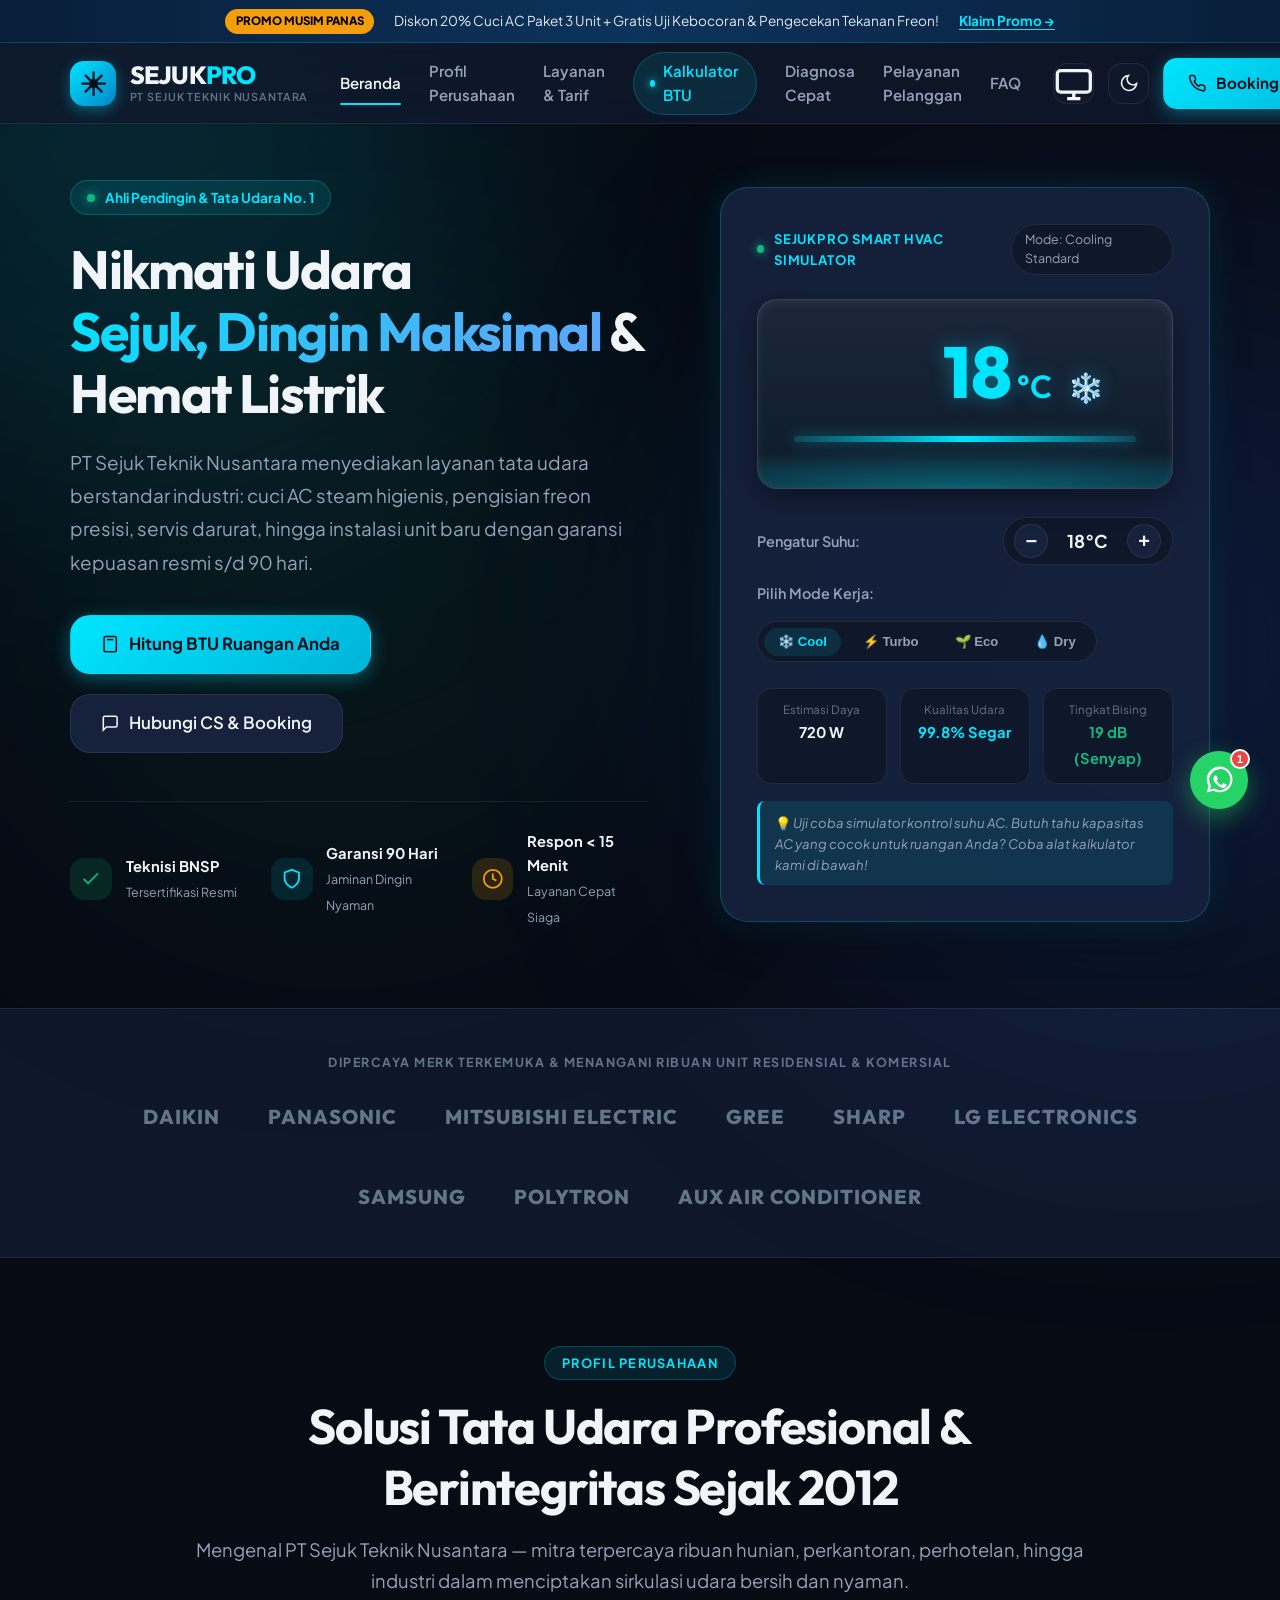
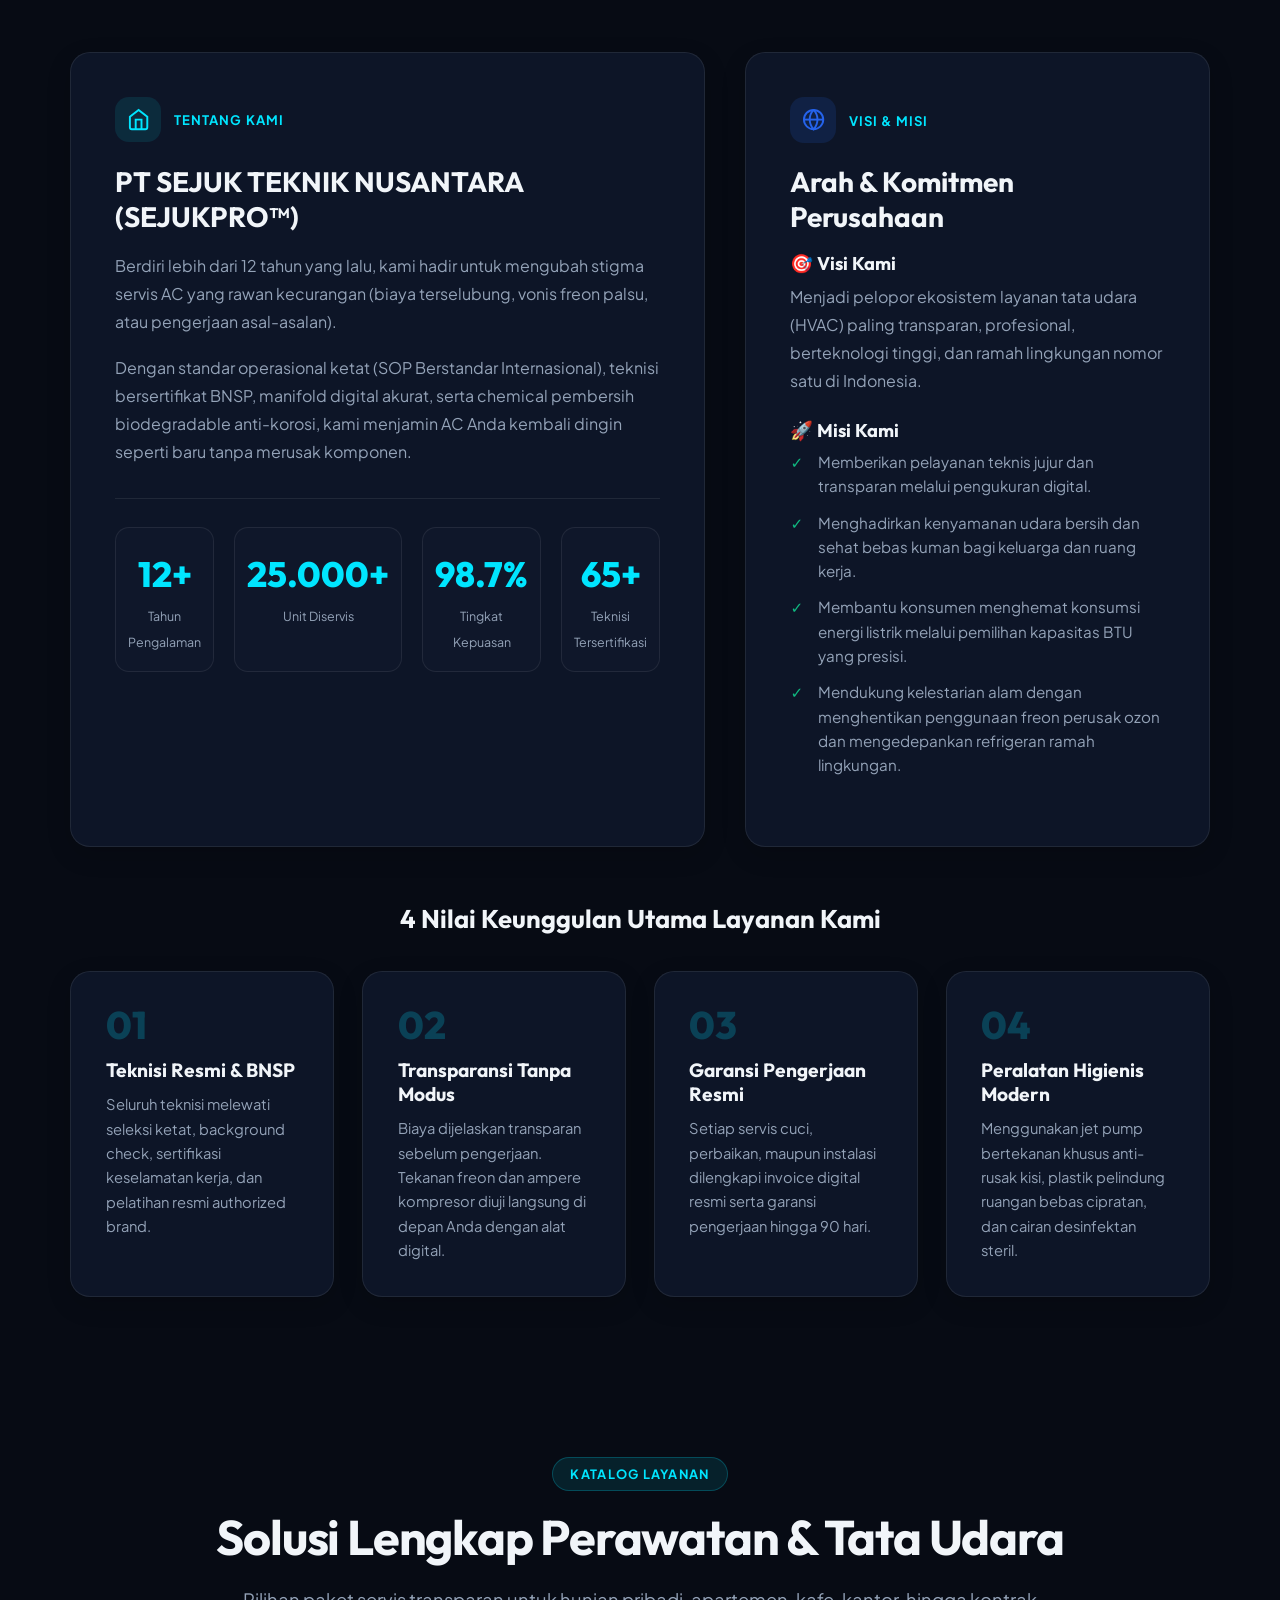
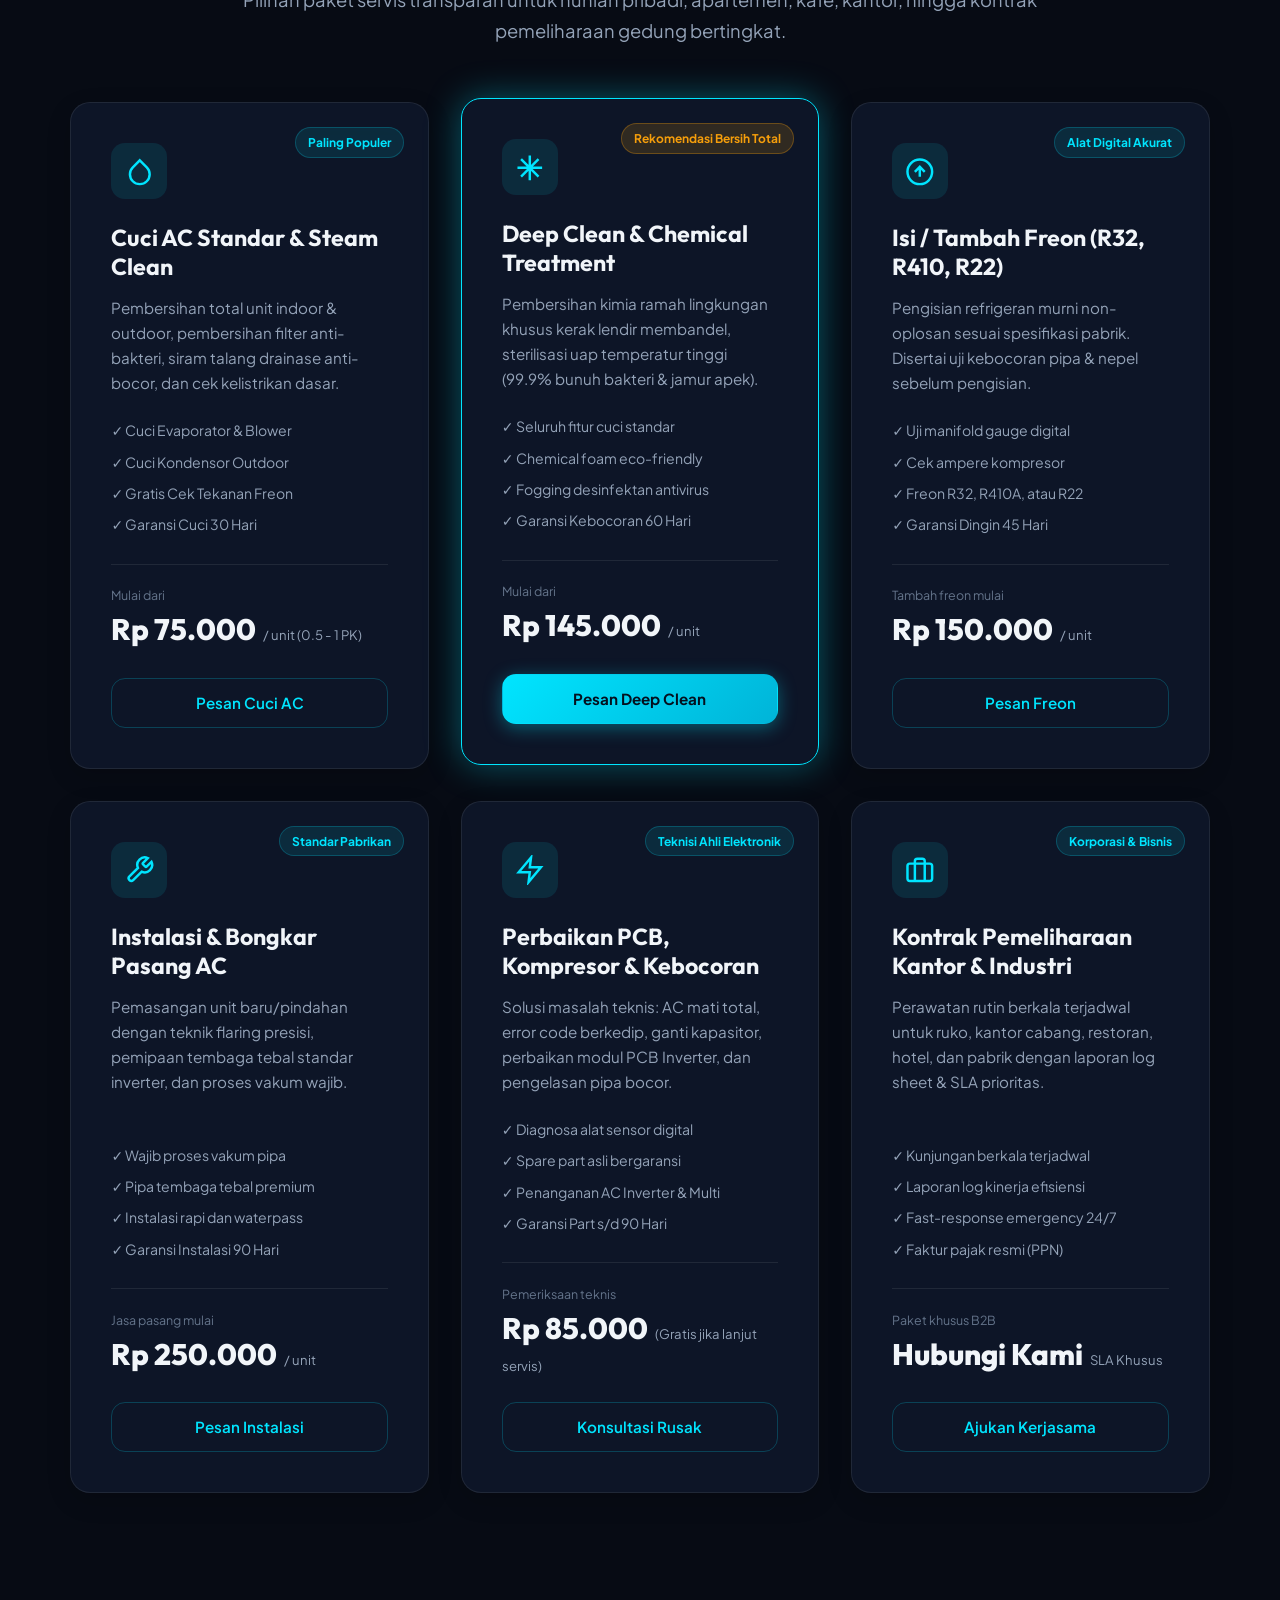
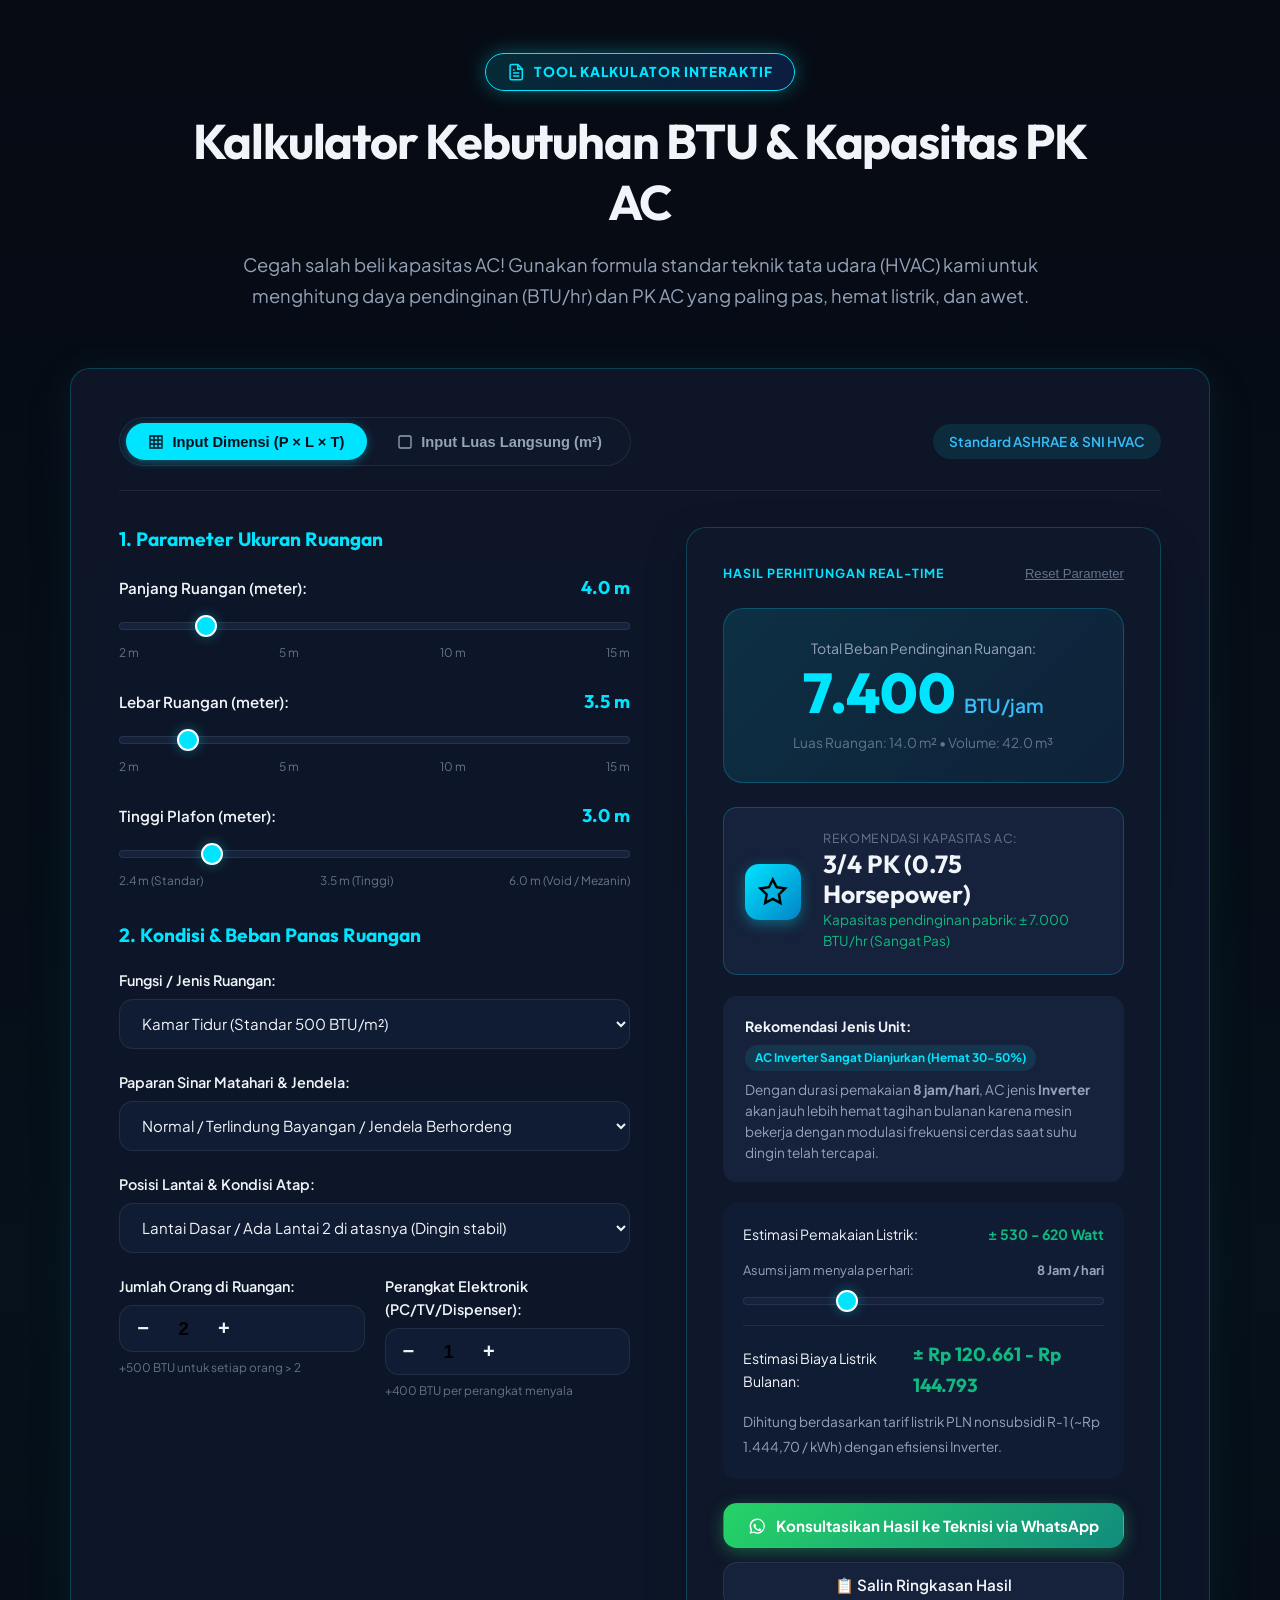
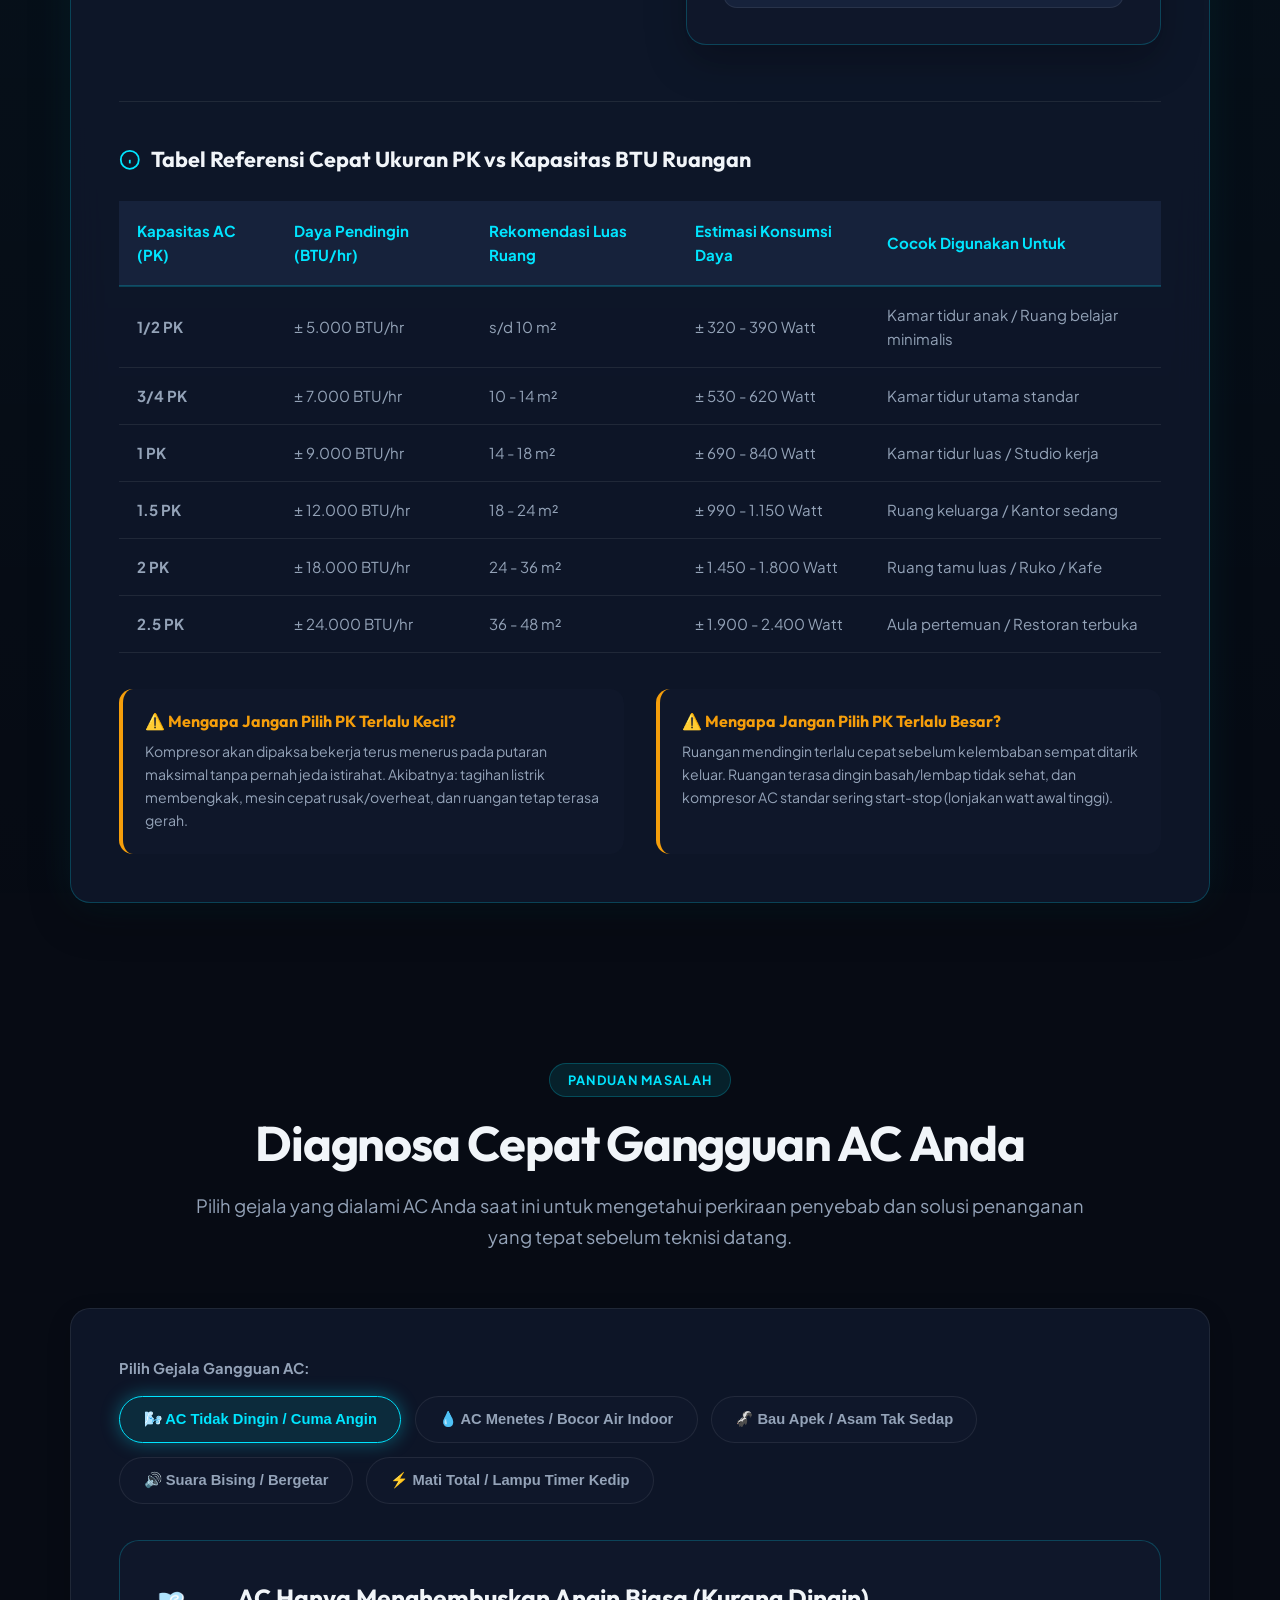
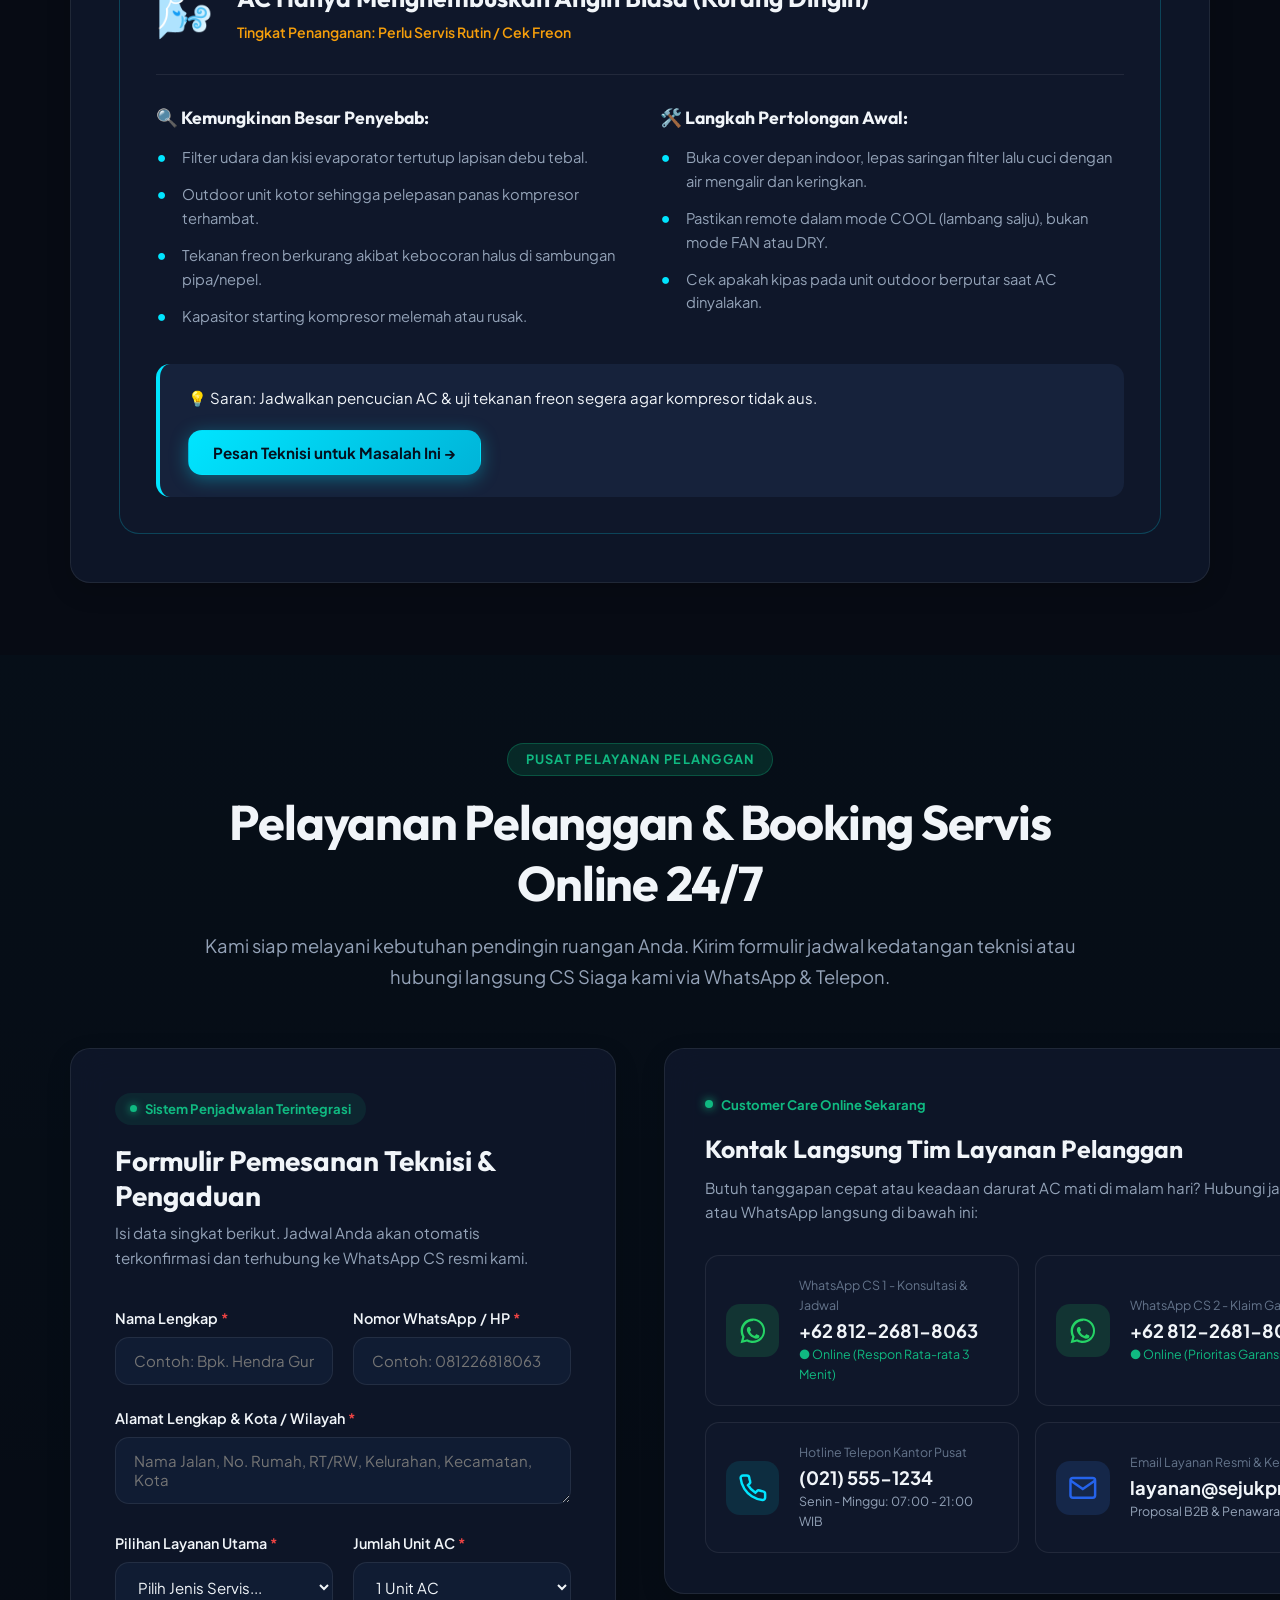
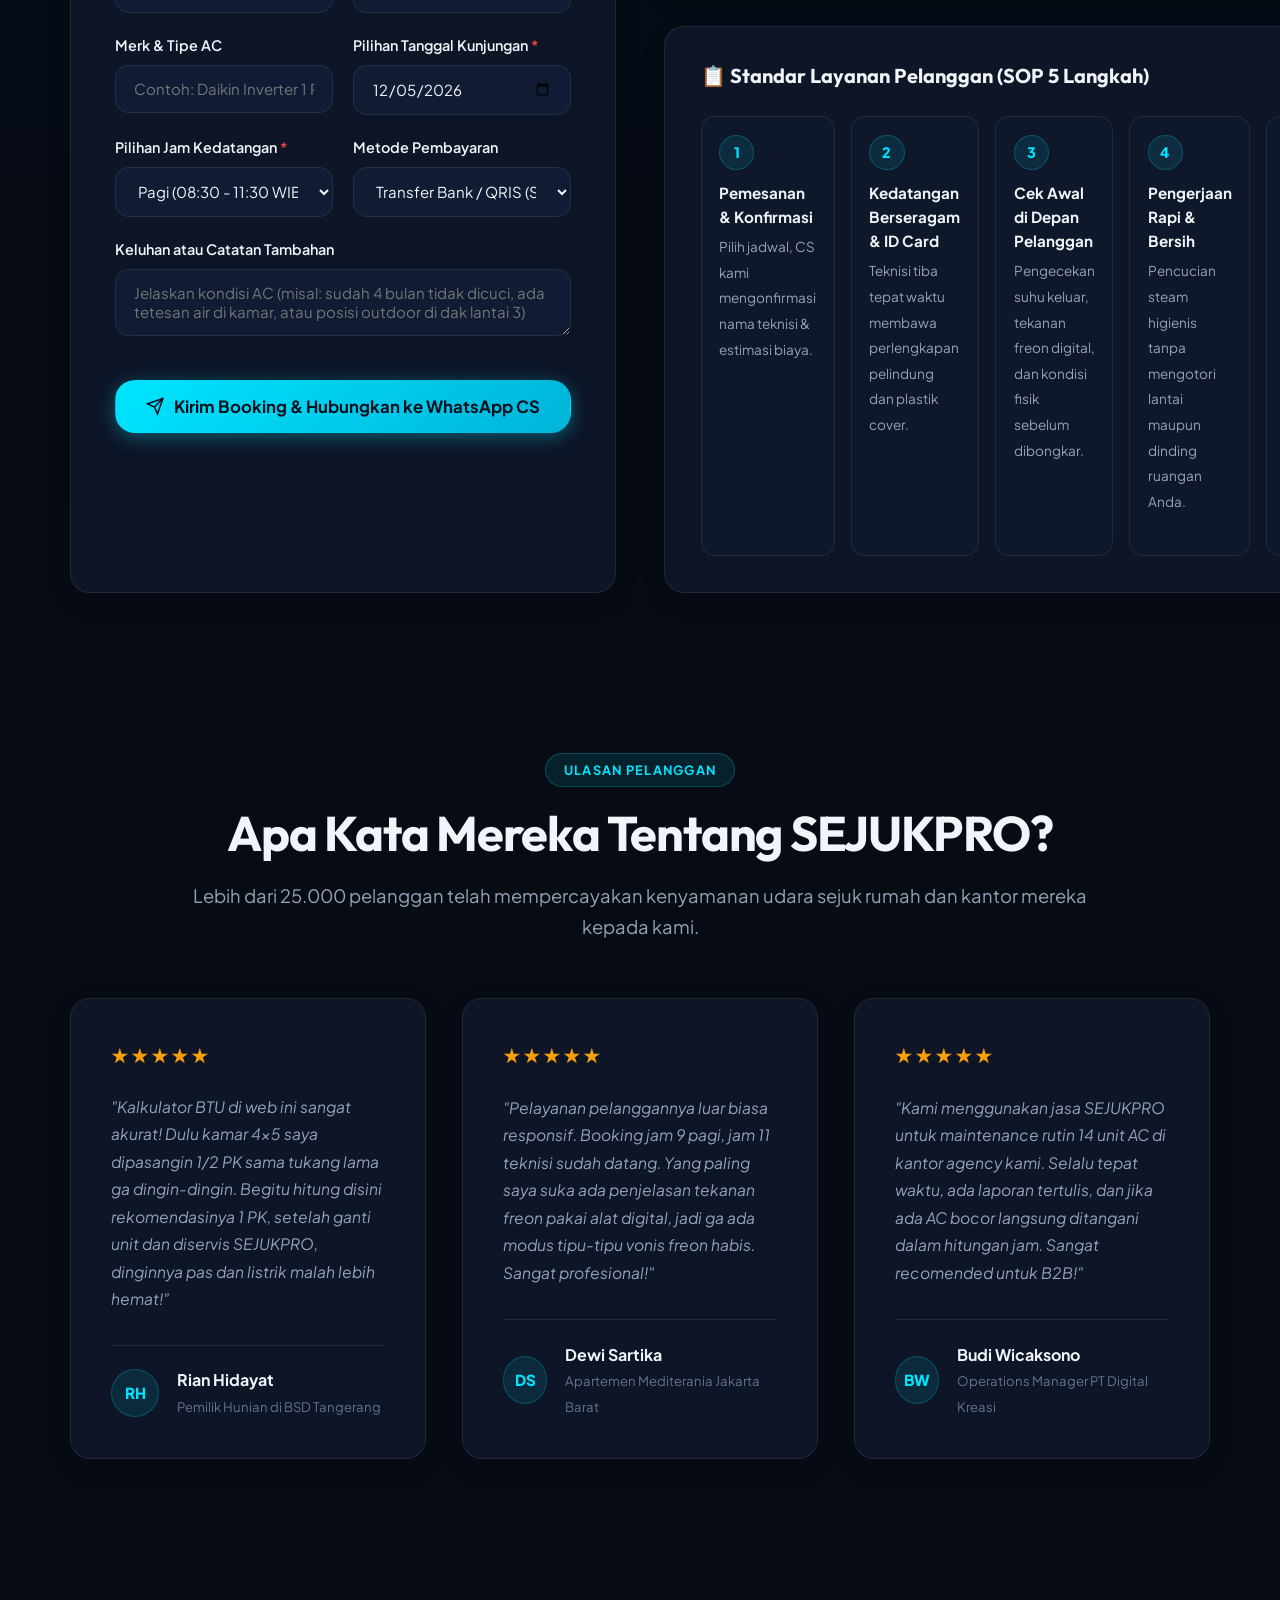
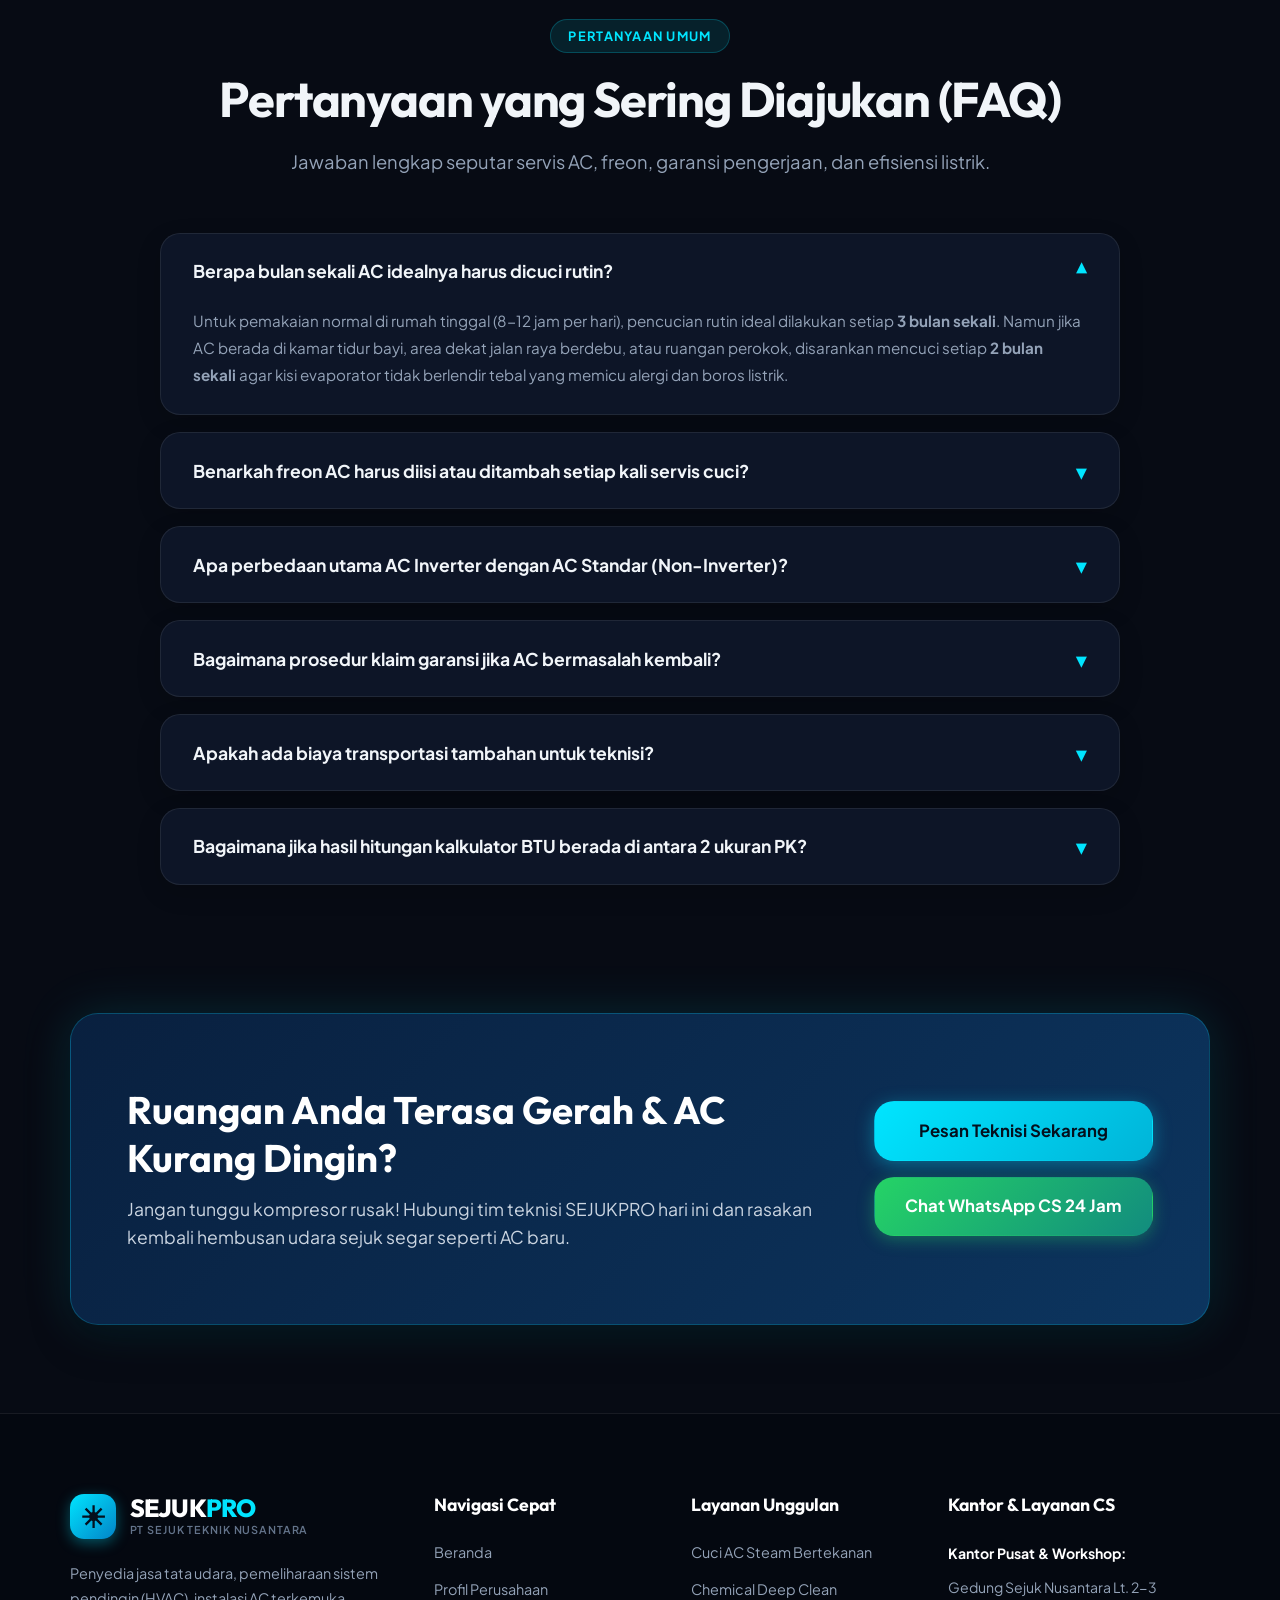
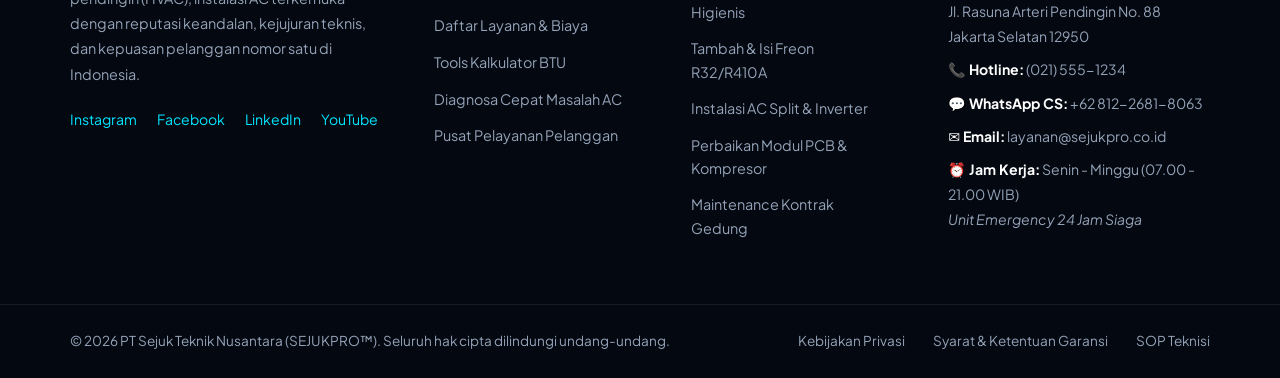
<file: index.html>
<!DOCTYPE html>
<html lang="id">
<head>
  <meta charset="UTF-8">
  <meta name="viewport" content="width=device-width, initial-scale=1.0">
  <title>SEJUKPRO™ - Layanan Servis AC & Ahli Tata Udara Terpercaya</title>
  <meta name="description" content="PT Sejuk Teknik Nusantara - Solusi profesional perawatan, perbaikan, instalasi AC dan tata udara. Dilengkapi kalkulator BTU ruangan presisi & pelayanan pelanggan 24/7.">
  <link rel="preconnect" href="https://fonts.googleapis.com">
  <link rel="preconnect" href="https://fonts.gstatic.com" crossorigin>
  <link href="https://fonts.googleapis.com/css2?family=Plus+Jakarta+Sans:wght@300;400;500;600;700;800&family=Outfit:wght@400;500;600;700;800&display=swap" rel="stylesheet">
  <link rel="stylesheet" href="styles.css">
</head>
<body data-theme="dark">
  <!-- Atmospheric Air/Cooling Glow Background -->
  <div class="bg-glow-orb orb-1"></div>
  <div class="bg-glow-orb orb-2"></div>
  <div class="bg-glow-orb orb-3"></div>

  <!-- Announcement Bar -->
  <aside class="announcement-bar" aria-label="Pengumuman promo">
    <div class="container announcement-inner">
      <span class="badge-pill">PROMO MUSIM PANAS</span>
      <p>Diskon 20% Cuci AC Paket 3 Unit + Gratis Uji Kebocoran & Pengecekan Tekanan Freon!</p>
      <a href="#customer-service" class="announcement-link">Klaim Promo &rarr;</a>
    </div>
  </aside>

  <!-- Navigation Bar -->
  <header class="navbar" id="navbar">
    <div class="container nav-container">
      <a href="#" class="brand-logo" aria-label="SEJUKPRO Beranda">
        <div class="logo-icon">
          <svg viewBox="0 0 24 24" fill="none" stroke="currentColor" stroke-width="2" stroke-linecap="round" stroke-linejoin="round">
            <path d="M12 2v20M2 12h20M4.93 4.93l14.14 14.14M4.93 19.07l14.14-14.14"/>
            <circle cx="12" cy="12" r="3"/>
          </svg>
        </div>
        <div class="brand-text">
          <span class="brand-name">SEJUK<span>PRO</span></span>
          <span class="brand-sub">PT SEJUK TEKNIK NUSANTARA</span>
        </div>
      </a>

      <nav class="nav-links" id="navMenu">
        <a href="#hero" class="nav-link active">Beranda</a>
        <a href="#profile" class="nav-link">Profil Perusahaan</a>
        <a href="#services" class="nav-link">Layanan & Tarif</a>
        <a href="#btu-calculator" class="nav-link nav-highlight">
          <span class="tool-dot"></span> Kalkulator BTU
        </a>
        <a href="#troubleshooter" class="nav-link">Diagnosa Cepat</a>
        <a href="#customer-service" class="nav-link">Pelayanan Pelanggan</a>
        <a href="#faq" class="nav-link">FAQ</a>
      </nav>

      <div class="nav-actions">
        <button id="landscapeToggle" class="btn-icon" aria-label="Ganti Mode Landscape / Boxed" title="Mode Tampilan: Landscape / Boxed">
          <svg viewBox="0 0 24 24" fill="none" stroke="currentColor" stroke-width="2">
            <rect x="2" y="4" width="20" height="13" rx="2"></rect>
            <path d="M8 21h8m-4-4v4"></path>
          </svg>
        </button>
        <button id="themeToggle" class="btn-icon" aria-label="Ganti Tema Tampilan" title="Ganti Tema">
          <svg class="sun-icon" viewBox="0 0 24 24" fill="none" stroke="currentColor" stroke-width="2">
            <circle cx="12" cy="12" r="5"></circle>
            <path d="M12 1v2m0 18v2M4.22 4.22l1.42 1.42m12.72 12.72l1.42 1.42M1 12h2m18 0h2M4.22 19.78l1.42-1.42M18.36 5.64l1.42-1.42"></path>
          </svg>
          <svg class="moon-icon" viewBox="0 0 24 24" fill="none" stroke="currentColor" stroke-width="2">
            <path d="M21 12.79A9 9 0 1 1 11.21 3 7 7 0 0 0 21 12.79z"></path>
          </svg>
        </button>

        <a href="#customer-service" class="btn btn-primary nav-cta">
          <svg viewBox="0 0 24 24" fill="none" stroke="currentColor" stroke-width="2">
            <path d="M22 16.92v3a2 2 0 0 1-2.18 2 19.79 19.79 0 0 1-8.63-3.07 19.5 19.5 0 0 1-6-6 19.79 19.79 0 0 1-3.07-8.67A2 2 0 0 1 4.11 2h3a2 2 0 0 1 2 1.72 12.84 12.84 0 0 0 .7 2.81 2 2 0 0 1-.45 2.11L8.09 9.91a16 16 0 0 0 6 6l1.27-1.27a2 2 0 0 1 2.11-.45 12.84 12.84 0 0 0 2.81.7A2 2 0 0 1 22 16.92z"></path>
          </svg>
          Booking Servis
        </a>

        <button class="hamburger-btn" id="mobileMenuBtn" aria-label="Menu Navigasi Mobile">
          <span></span>
          <span></span>
          <span></span>
        </button>
      </div>
    </div>
  </header>

  <main>
    <!-- HERO SECTION -->
    <section class="hero-section" id="hero">
      <div class="container hero-grid">
        <div class="hero-content">
          <div class="hero-chip">
            <span class="chip-glow"></span>
            <span class="chip-text">Ahli Pendingin & Tata Udara No. 1</span>
          </div>

          <h1 class="hero-title">
            Nikmati Udara <span class="gradient-text">Sejuk, Dingin Maksimal</span> & Hemat Listrik
          </h1>

          <p class="hero-desc">
            PT Sejuk Teknik Nusantara menyediakan layanan tata udara berstandar industri: cuci AC steam higienis, pengisian freon presisi, servis darurat, hingga instalasi unit baru dengan garansi kepuasan resmi s/d 90 hari.
          </p>

          <div class="hero-cta-group">
            <a href="#btu-calculator" class="btn btn-primary btn-lg pulse-shadow">
              <svg viewBox="0 0 24 24" fill="none" stroke="currentColor" stroke-width="2">
                <rect x="4" y="2" width="16" height="20" rx="2"></rect>
                <line x1="8" y1="6" x2="16" y2="6"></line>
                <line x1="16" y1="14" x2="16" y2="14.01"></line>
                <line x1="12" y1="14" x2="12" y2="14.01"></line>
                <line x1="8" y1="14" x2="8" y2="14.01"></line>
                <line x1="16" y1="18" x2="16" y2="18.01"></line>
                <line x1="12" y1="18" x2="12" y2="18.01"></line>
                <line x1="8" y1="18" x2="8" y2="18.01"></line>
              </svg>
              Hitung BTU Ruangan Anda
            </a>
            <a href="#customer-service" class="btn btn-secondary btn-lg">
              <svg viewBox="0 0 24 24" fill="none" stroke="currentColor" stroke-width="2">
                <path d="M21 15a2 2 0 0 1-2 2H7l-4 4V5a2 2 0 0 1 2-2h14a2 2 0 0 1 2 2z"></path>
              </svg>
              Hubungi CS & Booking
            </a>
          </div>

          <div class="hero-badges">
            <div class="badge-item">
              <div class="badge-icon green">
                <svg viewBox="0 0 24 24" fill="none" stroke="currentColor" stroke-width="2"><polyline points="20 6 9 17 4 12"></polyline></svg>
              </div>
              <div>
                <strong>Teknisi BNSP</strong>
                <span>Tersertifikasi Resmi</span>
              </div>
            </div>
            <div class="badge-item">
              <div class="badge-icon cyan">
                <svg viewBox="0 0 24 24" fill="none" stroke="currentColor" stroke-width="2"><path d="M12 22s8-4 8-10V5l-8-3-8 3v7c0 6 8 10 8 10z"></path></svg>
              </div>
              <div>
                <strong>Garansi 90 Hari</strong>
                <span>Jaminan Dingin Nyaman</span>
              </div>
            </div>
            <div class="badge-item">
              <div class="badge-icon gold">
                <svg viewBox="0 0 24 24" fill="none" stroke="currentColor" stroke-width="2"><circle cx="12" cy="12" r="10"></circle><polyline points="12 6 12 12 16 14"></polyline></svg>
              </div>
              <div>
                <strong>Respon < 15 Menit</strong>
                <span>Layanan Cepat Siaga</span>
              </div>
            </div>
          </div>
        </div>

        <!-- Interactive AC Unit Simulator Showcase -->
        <div class="hero-visual">
          <div class="ac-interactive-card">
            <div class="ac-card-header">
              <div class="ac-brand-badge">
                <span class="live-indicator"></span>
                <span>SEJUKPRO SMART HVAC SIMULATOR</span>
              </div>
              <div class="ac-filter-status" id="acStatusText">Mode: Turbo Cooling</div>
            </div>

            <!-- AC Indoor Unit Realistic Rendering -->
            <div class="ac-unit-body" id="acUnitBody">
              <div class="ac-display-panel">
                <span class="ac-temp-val" id="simTempDisplay">18</span>
                <span class="ac-temp-unit">°C</span>
                <div class="ac-mode-icon" id="simModeIcon">❄️</div>
              </div>
              <div class="ac-louver" id="acLouver"></div>
              <!-- Air Breeze Animation Particles -->
              <div class="airflow-waves">
                <div class="wave wave-1"></div>
                <div class="wave wave-2"></div>
                <div class="wave wave-3"></div>
              </div>
            </div>

            <!-- Simulator Controls -->
            <div class="sim-controls">
              <div class="sim-row">
                <span class="sim-label">Pengatur Suhu:</span>
                <div class="temp-control-buttons">
                  <button type="button" class="btn-ctrl" id="btnTempDown" aria-label="Turunkan Suhu">−</button>
                  <span class="sim-current-temp" id="simTargetTemp">18°C</span>
                  <button type="button" class="btn-ctrl" id="btnTempUp" aria-label="Naikkan Suhu">+</button>
                </div>
              </div>

              <div class="sim-row">
                <span class="sim-label">Pilih Mode Kerja:</span>
                <div class="mode-toggles">
                  <button class="mode-btn active" data-mode="cool">❄️ Cool</button>
                  <button class="mode-btn" data-mode="turbo">⚡ Turbo</button>
                  <button class="mode-btn" data-mode="eco">🌱 Eco</button>
                  <button class="mode-btn" data-mode="dry">💧 Dry</button>
                </div>
              </div>

              <div class="sim-stats-grid">
                <div class="sim-stat-box">
                  <span class="stat-lbl">Estimasi Daya</span>
                  <span class="stat-val" id="simWattage">590 W</span>
                </div>
                <div class="sim-stat-box">
                  <span class="stat-lbl">Kualitas Udara</span>
                  <span class="stat-val text-cyan">99.8% Segar</span>
                </div>
                <div class="sim-stat-box">
                  <span class="stat-lbl">Tingkat Bising</span>
                  <span class="stat-val text-green">19 dB (Senyap)</span>
                </div>
              </div>

              <div class="sim-footer-note">
                💡 <em>Uji coba simulator kontrol suhu AC. Butuh tahu kapasitas AC yang cocok untuk ruangan Anda? Coba alat kalkulator kami di bawah!</em>
              </div>
            </div>
          </div>
        </div>
      </div>
    </section>

    <!-- TRUSTED CLIENTS / BRAND PARTNERS -->
    <section class="brands-marquee-section">
      <div class="container">
        <p class="marquee-title">DIPERCAYA MERK TERKEMUKA & MENANGANI RIBUAN UNIT RESIDENSIAL & KOMERSIAL</p>
        <div class="brands-track">
          <div class="brand-item">DAIKIN</div>
          <div class="brand-item">PANASONIC</div>
          <div class="brand-item">MITSUBISHI ELECTRIC</div>
          <div class="brand-item">GREE</div>
          <div class="brand-item">SHARP</div>
          <div class="brand-item">LG ELECTRONICS</div>
          <div class="brand-item">SAMSUNG</div>
          <div class="brand-item">POLYTRON</div>
          <div class="brand-item">AUX AIR CONDITIONER</div>
        </div>
      </div>
    </section>

    <!-- COMPANY PROFILE SECTION -->
    <section class="section profile-section" id="profile">
      <div class="container">
        <div class="section-header text-center">
          <span class="section-tag">PROFIL PERUSAHAAN</span>
          <h2 class="section-title">Solusi Tata Udara Profesional & Berintegritas Sejak 2012</h2>
          <p class="section-subtitle">
            Mengenal PT Sejuk Teknik Nusantara — mitra terpercaya ribuan hunian, perkantoran, perhotelan, hingga industri dalam menciptakan sirkulasi udara bersih dan nyaman.
          </p>
        </div>

        <div class="profile-grid">
          <div class="profile-card about-card glass-card">
            <div class="card-icon-header">
              <div class="card-icon cyan">
                <svg viewBox="0 0 24 24" fill="none" stroke="currentColor" stroke-width="2">
                  <path d="M3 9l9-7 9 7v11a2 2 0 0 1-2 2H5a2 2 0 0 1-2-2z"></path>
                  <polyline points="9 22 9 12 15 12 15 22"></polyline>
                </svg>
              </div>
              <span class="card-subtitle">Tentang Kami</span>
            </div>
            <h3>PT SEJUK TEKNIK NUSANTARA (SEJUKPRO™)</h3>
            <p>
              Berdiri lebih dari 12 tahun yang lalu, kami hadir untuk mengubah stigma servis AC yang rawan kecurangan (biaya terselubung, vonis freon palsu, atau pengerjaan asal-asalan). 
            </p>
            <p>
              Dengan standar operasional ketat (SOP Berstandar Internasional), teknisi bersertifikat BNSP, manifold digital akurat, serta chemical pembersih biodegradable anti-korosi, kami menjamin AC Anda kembali dingin seperti baru tanpa merusak komponen.
            </p>
            <div class="stat-counters-row">
              <div class="counter-box">
                <span class="counter-num">12+</span>
                <span class="counter-label">Tahun Pengalaman</span>
              </div>
              <div class="counter-box">
                <span class="counter-num">25.000+</span>
                <span class="counter-label">Unit Diservis</span>
              </div>
              <div class="counter-box">
                <span class="counter-num">98.7%</span>
                <span class="counter-label">Tingkat Kepuasan</span>
              </div>
              <div class="counter-box">
                <span class="counter-num">65+</span>
                <span class="counter-label">Teknisi Tersertifikasi</span>
              </div>
            </div>
          </div>

          <div class="profile-card vision-mission-card glass-card">
            <div class="card-icon-header">
              <div class="card-icon blue">
                <svg viewBox="0 0 24 24" fill="none" stroke="currentColor" stroke-width="2">
                  <circle cx="12" cy="12" r="10"></circle>
                  <path d="M12 2a14.5 14.5 0 0 0 0 20 14.5 14.5 0 0 0 0-20"></path>
                  <path d="M2 12h20"></path>
                </svg>
              </div>
              <span class="card-subtitle">Visi & Misi</span>
            </div>
            <h3>Arah & Komitmen Perusahaan</h3>
            <div class="vision-box">
              <h4>🎯 Visi Kami</h4>
              <p>Menjadi pelopor ekosistem layanan tata udara (HVAC) paling transparan, profesional, berteknologi tinggi, dan ramah lingkungan nomor satu di Indonesia.</p>
            </div>
            <div class="mission-box">
              <h4>🚀 Misi Kami</h4>
              <ul class="check-list">
                <li>Memberikan pelayanan teknis jujur dan transparan melalui pengukuran digital.</li>
                <li>Menghadirkan kenyamanan udara bersih dan sehat bebas kuman bagi keluarga dan ruang kerja.</li>
                <li>Membantu konsumen menghemat konsumsi energi listrik melalui pemilihan kapasitas BTU yang presisi.</li>
                <li>Mendukung kelestarian alam dengan menghentikan penggunaan freon perusak ozon dan mengedepankan refrigeran ramah lingkungan.</li>
              </ul>
            </div>
          </div>
        </div>

        <!-- 4 Pillars of Excellence -->
        <div class="pillars-section">
          <h3 class="pillars-title text-center">4 Nilai Keunggulan Utama Layanan Kami</h3>
          <div class="pillars-grid">
            <div class="pillar-card glass-card">
              <div class="pillar-num">01</div>
              <h4>Teknisi Resmi & BNSP</h4>
              <p>Seluruh teknisi melewati seleksi ketat, background check, sertifikasi keselamatan kerja, dan pelatihan resmi authorized brand.</p>
            </div>
            <div class="pillar-card glass-card">
              <div class="pillar-num">02</div>
              <h4>Transparansi Tanpa Modus</h4>
              <p>Biaya dijelaskan transparan sebelum pengerjaan. Tekanan freon dan ampere kompresor diuji langsung di depan Anda dengan alat digital.</p>
            </div>
            <div class="pillar-card glass-card">
              <div class="pillar-num">03</div>
              <h4>Garansi Pengerjaan Resmi</h4>
              <p>Setiap servis cuci, perbaikan, maupun instalasi dilengkapi invoice digital resmi serta garansi pengerjaan hingga 90 hari.</p>
            </div>
            <div class="pillar-card glass-card">
              <div class="pillar-num">04</div>
              <h4>Peralatan Higienis Modern</h4>
              <p>Menggunakan jet pump bertekanan khusus anti-rusak kisi, plastik pelindung ruangan bebas cipratan, dan cairan desinfektan steril.</p>
            </div>
          </div>
        </div>
      </div>
    </section>

    <!-- SERVICES & PRICING SECTION -->
    <section class="section services-section" id="services">
      <div class="container">
        <div class="section-header text-center">
          <span class="section-tag">KATALOG LAYANAN</span>
          <h2 class="section-title">Solusi Lengkap Perawatan & Tata Udara</h2>
          <p class="section-subtitle">
            Pilihan paket servis transparan untuk hunian pribadi, apartemen, kafe, kantor, hingga kontrak pemeliharaan gedung bertingkat.
          </p>
        </div>

        <div class="services-grid">
          <!-- Service Card 1 -->
          <div class="service-card glass-card">
            <div class="service-badge">Paling Populer</div>
            <div class="service-icon">
              <svg viewBox="0 0 24 24" fill="none" stroke="currentColor" stroke-width="2">
                <path d="M12 2.69l5.66 5.66a8 8 0 1 1-11.31 0z"></path>
              </svg>
            </div>
            <h3>Cuci AC Standar & Steam Clean</h3>
            <p class="service-desc">
              Pembersihan total unit indoor & outdoor, pembersihan filter anti-bakteri, siram talang drainase anti-bocor, dan cek kelistrikan dasar.
            </p>
            <div class="service-features">
              <span>✓ Cuci Evaporator & Blower</span>
              <span>✓ Cuci Kondensor Outdoor</span>
              <span>✓ Gratis Cek Tekanan Freon</span>
              <span>✓ Garansi Cuci 30 Hari</span>
            </div>
            <div class="price-box">
              <span class="price-from">Mulai dari</span>
              <span class="price-amount">Rp 75.000</span>
              <span class="price-unit">/ unit (0.5 - 1 PK)</span>
            </div>
            <a href="#customer-service" class="btn btn-outline full-width" onclick="preselectService('Cuci AC Standar')">Pesan Cuci AC</a>
          </div>

          <!-- Service Card 2 -->
          <div class="service-card glass-card featured-service">
            <div class="service-badge gold-badge">Rekomendasi Bersih Total</div>
            <div class="service-icon">
              <svg viewBox="0 0 24 24" fill="none" stroke="currentColor" stroke-width="2">
                <path d="M12 2v20M2 12h20M4.93 4.93l14.14 14.14M4.93 19.07l14.14-14.14"/>
              </svg>
            </div>
            <h3>Deep Clean & Chemical Treatment</h3>
            <p class="service-desc">
              Pembersihan kimia ramah lingkungan khusus kerak lendir membandel, sterilisasi uap temperatur tinggi (99.9% bunuh bakteri & jamur apek).
            </p>
            <div class="service-features">
              <span>✓ Seluruh fitur cuci standar</span>
              <span>✓ Chemical foam eco-friendly</span>
              <span>✓ Fogging desinfektan antivirus</span>
              <span>✓ Garansi Kebocoran 60 Hari</span>
            </div>
            <div class="price-box">
              <span class="price-from">Mulai dari</span>
              <span class="price-amount">Rp 145.000</span>
              <span class="price-unit">/ unit</span>
            </div>
            <a href="#customer-service" class="btn btn-primary full-width" onclick="preselectService('Deep Clean Chemical')">Pesan Deep Clean</a>
          </div>

          <!-- Service Card 3 -->
          <div class="service-card glass-card">
            <div class="service-badge">Alat Digital Akurat</div>
            <div class="service-icon">
              <svg viewBox="0 0 24 24" fill="none" stroke="currentColor" stroke-width="2">
                <circle cx="12" cy="12" r="10"></circle>
                <path d="M16 12l-4-4-4 4M12 8v8"></path>
              </svg>
            </div>
            <h3>Isi / Tambah Freon (R32, R410, R22)</h3>
            <p class="service-desc">
              Pengisian refrigeran murni non-oplosan sesuai spesifikasi pabrik. Disertai uji kebocoran pipa & nepel sebelum pengisian.
            </p>
            <div class="service-features">
              <span>✓ Uji manifold gauge digital</span>
              <span>✓ Cek ampere kompresor</span>
              <span>✓ Freon R32, R410A, atau R22</span>
              <span>✓ Garansi Dingin 45 Hari</span>
            </div>
            <div class="price-box">
              <span class="price-from">Tambah freon mulai</span>
              <span class="price-amount">Rp 150.000</span>
              <span class="price-unit">/ unit</span>
            </div>
            <a href="#customer-service" class="btn btn-outline full-width" onclick="preselectService('Isi / Tambah Freon')">Pesan Freon</a>
          </div>

          <!-- Service Card 4 -->
          <div class="service-card glass-card">
            <div class="service-badge">Standar Pabrikan</div>
            <div class="service-icon">
              <svg viewBox="0 0 24 24" fill="none" stroke="currentColor" stroke-width="2">
                <path d="M14.7 6.3a1 1 0 0 0 0 1.4l1.6 1.6a1 1 0 0 0 1.4 0l3.77-3.77a6 6 0 0 1-7.94 7.94l-6.91 6.91a2.12 2.12 0 0 1-3-3l6.91-6.91a6 6 0 0 1 7.94-7.94l-3.76 3.76z"></path>
              </svg>
            </div>
            <h3>Instalasi & Bongkar Pasang AC</h3>
            <p class="service-desc">
              Pemasangan unit baru/pindahan dengan teknik flaring presisi, pemipaan tembaga tebal standar inverter, dan proses vakum wajib.
            </p>
            <div class="service-features">
              <span>✓ Wajib proses vakum pipa</span>
              <span>✓ Pipa tembaga tebal premium</span>
              <span>✓ Instalasi rapi dan waterpass</span>
              <span>✓ Garansi Instalasi 90 Hari</span>
            </div>
            <div class="price-box">
              <span class="price-from">Jasa pasang mulai</span>
              <span class="price-amount">Rp 250.000</span>
              <span class="price-unit">/ unit</span>
            </div>
            <a href="#customer-service" class="btn btn-outline full-width" onclick="preselectService('Instalasi & Bongkar Pasang')">Pesan Instalasi</a>
          </div>

          <!-- Service Card 5 -->
          <div class="service-card glass-card">
            <div class="service-badge">Teknisi Ahli Elektronik</div>
            <div class="service-icon">
              <svg viewBox="0 0 24 24" fill="none" stroke="currentColor" stroke-width="2">
                <polygon points="13 2 3 14 12 14 11 22 21 10 12 10 13 2"></polygon>
              </svg>
            </div>
            <h3>Perbaikan PCB, Kompresor & Kebocoran</h3>
            <p class="service-desc">
              Solusi masalah teknis: AC mati total, error code berkedip, ganti kapasitor, perbaikan modul PCB Inverter, dan pengelasan pipa bocor.
            </p>
            <div class="service-features">
              <span>✓ Diagnosa alat sensor digital</span>
              <span>✓ Spare part asli bergaransi</span>
              <span>✓ Penanganan AC Inverter & Multi</span>
              <span>✓ Garansi Part s/d 90 Hari</span>
            </div>
            <div class="price-box">
              <span class="price-from">Pemeriksaan teknis</span>
              <span class="price-amount">Rp 85.000</span>
              <span class="price-unit">(Gratis jika lanjut servis)</span>
            </div>
            <a href="#customer-service" class="btn btn-outline full-width" onclick="preselectService('Perbaikan Teknis / Rusak')">Konsultasi Rusak</a>
          </div>

          <!-- Service Card 6 -->
          <div class="service-card glass-card">
            <div class="service-badge">Korporasi & Bisnis</div>
            <div class="service-icon">
              <svg viewBox="0 0 24 24" fill="none" stroke="currentColor" stroke-width="2">
                <rect x="2" y="7" width="20" height="14" rx="2" ry="2"></rect>
                <path d="M16 21V5a2 2 0 0 0-2-2h-4a2 2 0 0 0-2 2v16"></path>
              </svg>
            </div>
            <h3>Kontrak Pemeliharaan Kantor & Industri</h3>
            <p class="service-desc">
              Perawatan rutin berkala terjadwal untuk ruko, kantor cabang, restoran, hotel, dan pabrik dengan laporan log sheet & SLA prioritas.
            </p>
            <div class="service-features">
              <span>✓ Kunjungan berkala terjadwal</span>
              <span>✓ Laporan log kinerja efisiensi</span>
              <span>✓ Fast-response emergency 24/7</span>
              <span>✓ Faktur pajak resmi (PPN)</span>
            </div>
            <div class="price-box">
              <span class="price-from">Paket khusus B2B</span>
              <span class="price-amount">Hubungi Kami</span>
              <span class="price-unit">SLA Khusus</span>
            </div>
            <a href="#customer-service" class="btn btn-outline full-width" onclick="preselectService('Kontrak B2B Kantor')">Ajukan Kerjasama</a>
          </div>
        </div>
      </div>
    </section>

    <!-- CORE INTERACTIVE FEATURE: BTU & PK CALCULATOR TOOL -->
    <section class="section btu-section" id="btu-calculator">
      <div class="container">
        <div class="section-header text-center">
          <div class="feature-tag">
            <svg viewBox="0 0 24 24" fill="none" stroke="currentColor" stroke-width="2">
              <path d="M14 2H6a2 2 0 0 0-2 2v16a2 2 0 0 0 2 2h12a2 2 0 0 0 2-2V8z"></path>
              <polyline points="14 2 14 8 20 8"></polyline>
              <line x1="16" y1="13" x2="8" y2="13"></line>
              <line x1="16" y1="17" x2="8" y2="17"></line>
              <polyline points="10 9 9 9 8 9"></polyline>
            </svg>
            TOOL KALKULATOR INTERAKTIF
          </div>
          <h2 class="section-title">Kalkulator Kebutuhan BTU & Kapasitas PK AC</h2>
          <p class="section-subtitle">
            Cegah salah beli kapasitas AC! Gunakan formula standar teknik tata udara (HVAC) kami untuk menghitung daya pendinginan (BTU/hr) dan PK AC yang paling pas, hemat listrik, dan awet.
          </p>
        </div>

        <div class="calculator-wrapper glass-card">
          <!-- Calculator Tabs / Input Mode Selector -->
          <div class="calc-tabs-bar">
            <div class="calc-tabs">
              <button class="calc-tab active" id="tabDimensi" type="button">
                <svg viewBox="0 0 24 24" fill="none" stroke="currentColor" stroke-width="2"><path d="M21 3H3v18h18V3zM9 3v18M15 3v18M3 9h18M3 15h18"/></svg>
                Input Dimensi (P × L × T)
              </button>
              <button class="calc-tab" id="tabLuas" type="button">
                <svg viewBox="0 0 24 24" fill="none" stroke="currentColor" stroke-width="2"><rect x="3" y="3" width="18" height="18" rx="2" ry="2"/></svg>
                Input Luas Langsung (m²)
              </button>
            </div>
            <div class="formula-badge">
              <span>Standard ASHRAE & SNI HVAC</span>
            </div>
          </div>

          <div class="calculator-grid">
            <!-- Left Side: Interactive Controls -->
            <div class="calc-inputs-pane">
              <h3 class="pane-title">1. Parameter Ukuran Ruangan</h3>

              <!-- Pane Dimension Mode -->
              <div id="paneModeDimensi" class="input-mode-pane active">
                <div class="form-group-slider">
                  <div class="slider-header">
                    <label for="inputPanjang">Panjang Ruangan (meter):</label>
                    <span class="slider-val" id="valPanjang">4.0 m</span>
                  </div>
                  <input type="range" id="inputPanjang" min="2" max="15" step="0.5" value="4">
                  <div class="slider-scale">
                    <span>2 m</span>
                    <span>5 m</span>
                    <span>10 m</span>
                    <span>15 m</span>
                  </div>
                </div>

                <div class="form-group-slider">
                  <div class="slider-header">
                    <label for="inputLebar">Lebar Ruangan (meter):</label>
                    <span class="slider-val" id="valLebar">3.5 m</span>
                  </div>
                  <input type="range" id="inputLebar" min="2" max="15" step="0.5" value="3.5">
                  <div class="slider-scale">
                    <span>2 m</span>
                    <span>5 m</span>
                    <span>10 m</span>
                    <span>15 m</span>
                  </div>
                </div>

                <div class="form-group-slider">
                  <div class="slider-header">
                    <label for="inputTinggi">Tinggi Plafon (meter):</label>
                    <span class="slider-val" id="valTinggi">3.0 m</span>
                  </div>
                  <input type="range" id="inputTinggi" min="2.4" max="6.0" step="0.1" value="3.0">
                  <div class="slider-scale">
                    <span>2.4 m (Standar)</span>
                    <span>3.5 m (Tinggi)</span>
                    <span>6.0 m (Void / Mezanin)</span>
                  </div>
                </div>
              </div>

              <!-- Pane Luas Mode -->
              <div id="paneModeLuas" class="input-mode-pane">
                <div class="form-group-slider">
                  <div class="slider-header">
                    <label for="inputLuas">Total Luas Ruangan (m²):</label>
                    <span class="slider-val" id="valLuas">14 m²</span>
                  </div>
                  <input type="range" id="inputLuas" min="4" max="150" step="1" value="14">
                  <div class="slider-scale">
                    <span>4 m²</span>
                    <span>30 m²</span>
                    <span>70 m²</span>
                    <span>150 m²</span>
                  </div>
                </div>
              </div>

              <h3 class="pane-title margin-top-md">2. Kondisi & Beban Panas Ruangan</h3>

              <!-- Room Type Selector -->
              <div class="form-group">
                <label for="selectRoomType">Fungsi / Jenis Ruangan:</label>
                <div class="select-wrapper">
                  <select id="selectRoomType" class="custom-select">
                    <option value="500" selected>Kamar Tidur (Standar 500 BTU/m²)</option>
                    <option value="550">Ruang Keluarga / Tamu (Banyak aktivitas, 550 BTU/m²)</option>
                    <option value="600">Kantor / Ruang Kerja / Studio (Beban komputer, 600 BTU/m²)</option>
                    <option value="700">Toko / Kafe / Ruang Restoran (Lalu-lalang pintu, 700 BTU/m²)</option>
                    <option value="750">Ruang Server / Dapur Tertutup (Beban panas tinggi, 750 BTU/m²)</option>
                  </select>
                </div>
              </div>

              <!-- Sunlight Exposure -->
              <div class="form-group">
                <label for="selectSunlight">Paparan Sinar Matahari & Jendela:</label>
                <div class="select-wrapper">
                  <select id="selectSunlight" class="custom-select">
                    <option value="1.0" selected>Normal / Terlindung Bayangan / Jendela Berhordeng</option>
                    <option value="1.1">Cukup Terpapar (Jendela kaca biasa menghadap timur)</option>
                    <option value="1.2">Terpapar Terik Langsung (Banyak kaca menghadap Barat sore hari)</option>
                  </select>
                </div>
              </div>

              <!-- Floor / Ceiling Condition -->
              <div class="form-group">
                <label for="selectCeiling">Posisi Lantai & Kondisi Atap:</label>
                <div class="select-wrapper">
                  <select id="selectCeiling" class="custom-select">
                    <option value="1.0" selected>Lantai Dasar / Ada Lantai 2 di atasnya (Dingin stabil)</option>
                    <option value="1.1">Lantai Atas Berplafon Gypsum + Reng Baja Ringan</option>
                    <option value="1.2">Lantai Teratas Langsung Dak Beton / Seng Tanpa Plafon</option>
                  </select>
                </div>
              </div>

              <!-- People Occupancy -->
              <div class="form-row-2">
                <div class="form-group">
                  <label for="inputPeople">Jumlah Orang di Ruangan:</label>
                  <div class="number-stepper">
                    <button type="button" class="btn-step" onclick="adjustStep('inputPeople', -1)">−</button>
                    <input type="number" id="inputPeople" value="2" min="1" max="50">
                    <button type="button" class="btn-step" onclick="adjustStep('inputPeople', 1)">+</button>
                  </div>
                  <small class="hint-text">+500 BTU untuk setiap orang > 2</small>
                </div>

                <div class="form-group">
                  <label for="inputElectronics">Perangkat Elektronik (PC/TV/Dispenser):</label>
                  <div class="number-stepper">
                    <button type="button" class="btn-step" onclick="adjustStep('inputElectronics', -1)">−</button>
                    <input type="number" id="inputElectronics" value="1" min="0" max="20">
                    <button type="button" class="btn-step" onclick="adjustStep('inputElectronics', 1)">+</button>
                  </div>
                  <small class="hint-text">+400 BTU per perangkat menyala</small>
                </div>
              </div>
            </div>

            <!-- Right Side: Live Computation & Recommendation Results -->
            <div class="calc-results-pane">
              <div class="results-card glass-card">
                <div class="results-header">
                  <span class="res-tag">HASIL PERHITUNGAN REAL-TIME</span>
                  <button type="button" id="btnResetCalc" class="btn-text-reset">Reset Parameter</button>
                </div>

                <!-- Primary BTU Highlight -->
                <div class="btu-highlight-box">
                  <span class="btu-label">Total Beban Pendinginan Ruangan:</span>
                  <div class="btu-number-wrap">
                    <span class="btu-number" id="resBtuValue">7.000</span>
                    <span class="btu-unit">BTU/jam</span>
                  </div>
                  <div class="room-stats-summary" id="resRoomSummary">
                    Luas: 14.0 m² • Volume: 42.0 m³
                  </div>
                </div>

                <!-- Recommended PK Box -->
                <div class="pk-recommendation-card">
                  <div class="pk-badge-icon">
                    <svg viewBox="0 0 24 24" fill="none" stroke="currentColor" stroke-width="2">
                      <polygon points="12 2 15.09 8.26 22 9.27 17 14.14 18.18 21.02 12 17.77 5.82 21.02 7 14.14 2 9.27 8.91 8.26 12 2"></polygon>
                    </svg>
                  </div>
                  <div class="pk-details">
                    <span class="pk-caption">Rekomendasi Kapasitas AC:</span>
                    <h3 class="pk-title" id="resPkTitle">3/4 PK (Paardekracht)</h3>
                    <p class="pk-sub" id="resPkCoverage">Kapasitas ideal ~7.000 BTU/hr (Aman & Pas Dinginnya)</p>
                  </div>
                </div>

                <!-- Inverter vs Standard Recommendation -->
                <div class="ac-type-box">
                  <div class="ac-type-header">
                    <strong>Rekomendasi Jenis Unit:</strong>
                    <span class="badge-pill-cyan" id="resAcTypeBadge">AC Inverter Direkomendasikan</span>
                  </div>
                  <p class="ac-type-desc" id="resAcTypeReason">
                    Untuk pemakaian rutin lebih dari 5 jam per hari (seperti kamar tidur atau ruang kerja), AC tipe <strong>Inverter</strong> menghemat biaya listrik 30% - 50% karena kompresor menyesuaikan putaran secara halus begitu suhu tercapai.
                  </p>
                </div>

                <!-- Power & Estimated Electricity Cost -->
                <div class="cost-estimate-card">
                  <div class="cost-header">
                    <span>Estimasi Pemakaian Listrik:</span>
                    <strong class="text-green" id="resWattage">~550 - 620 Watt</strong>
                  </div>
                  <div class="daily-slider-group">
                    <div class="slider-header-sm">
                      <span>Asumsi jam menyala per hari:</span>
                      <strong id="valHoursDisplay">8 Jam / hari</strong>
                    </div>
                    <input type="range" id="inputHoursPerDay" min="2" max="24" step="1" value="8">
                  </div>
                  <div class="monthly-cost-row">
                    <span>Estimasi Biaya Listrik Bulanan:</span>
                    <strong class="cost-val" id="resMonthlyCost">± Rp 198.000 - Rp 230.000</strong>
                  </div>
                  <small class="t-muted">Dihitung berdasarkan tarif listrik PLN nonsubsidi R-1 (~Rp 1.444,70 / kWh) dengan efisiensi Inverter.</small>
                </div>

                <!-- Quick Consultation Action -->
                <div class="calc-action-buttons">
                  <button type="button" class="btn btn-whatsapp full-width" id="btnShareWaCalc">
                    <svg viewBox="0 0 24 24" fill="currentColor">
                      <path d="M12.04 2c-5.46 0-9.91 4.45-9.91 9.91 0 1.75.46 3.45 1.32 4.95L2.05 22l5.25-1.38c1.45.79 3.08 1.21 4.74 1.21 5.46 0 9.91-4.45 9.91-9.91 0-2.65-1.03-5.14-2.9-7.01A9.82 9.82 0 0 0 12.04 2m.01 1.67c4.54 0 8.24 3.7 8.24 8.24 0 2.2-.86 4.28-2.42 5.83-1.56 1.56-3.63 2.41-5.83 2.41-1.42 0-2.81-.37-4.04-1.07l-.29-.17-3.11.82.83-3.03-.19-.31c-.77-1.25-1.18-2.69-1.18-4.18 0-4.54 3.7-8.24 8.24-8.24m4.52 11.66c-.25-.13-1.47-.72-1.7-.81-.23-.08-.39-.13-.56.13-.17.25-.64.81-.79.97-.14.17-.29.19-.54.06-.25-.13-1.06-.39-2.02-1.25-.75-.67-1.26-1.5-1.41-1.75-.14-.25-.02-.39.11-.51.11-.11.25-.29.38-.44.13-.14.17-.25.25-.42.08-.17.04-.31-.02-.44-.06-.13-.56-1.34-.76-1.84-.2-.49-.4-.42-.56-.43h-.47c-.17 0-.44.06-.67.31-.23.25-.88.86-.88 2.1 0 1.24.9 2.44 1.03 2.61.13.17 1.77 2.7 4.29 3.79.6.26 1.07.41 1.43.53.6.19 1.15.16 1.58.1.48-.07 1.47-.6 1.68-1.18.21-.58.21-1.07.15-1.18-.07-.12-.23-.19-.48-.31z"/>
                    </svg>
                    Konsultasikan Hasil ke Teknisi via WhatsApp
                  </button>
                  <button type="button" class="btn btn-secondary full-width" id="btnCopyCalcSummary">
                    📋 Salin Ringkasan Hasil
                  </button>
                </div>
              </div>
            </div>
          </div>

          <!-- BTU Educational Guide & Reference Table -->
          <div class="btu-guide-drawer">
            <h4 class="guide-title">
              <svg viewBox="0 0 24 24" fill="none" stroke="currentColor" stroke-width="2">
                <circle cx="12" cy="12" r="10"></circle>
                <line x1="12" y1="16" x2="12" y2="12"></line>
                <line x1="12" y1="8" x2="12.01" y2="8"></line>
              </svg>
              Tabel Referensi Cepat Ukuran PK vs Kapasitas BTU Ruangan
            </h4>
            <div class="table-responsive">
              <table class="btu-table">
                <thead>
                  <tr>
                    <th>Kapasitas AC (PK)</th>
                    <th>Daya Pendingin (BTU/hr)</th>
                    <th>Rekomendasi Luas Ruang</th>
                    <th>Estimasi Konsumsi Daya</th>
                    <th>Cocok Digunakan Untuk</th>
                  </tr>
                </thead>
                <tbody>
                  <tr>
                    <td><strong>1/2 PK</strong></td>
                    <td>± 5.000 BTU/hr</td>
                    <td>s/d 10 m²</td>
                    <td>± 320 - 390 Watt</td>
                    <td>Kamar tidur anak / Ruang belajar minimalis</td>
                  </tr>
                  <tr>
                    <td><strong>3/4 PK</strong></td>
                    <td>± 7.000 BTU/hr</td>
                    <td>10 - 14 m²</td>
                    <td>± 530 - 620 Watt</td>
                    <td>Kamar tidur utama standar</td>
                  </tr>
                  <tr>
                    <td><strong>1 PK</strong></td>
                    <td>± 9.000 BTU/hr</td>
                    <td>14 - 18 m²</td>
                    <td>± 690 - 840 Watt</td>
                    <td>Kamar tidur luas / Studio kerja</td>
                  </tr>
                  <tr>
                    <td><strong>1.5 PK</strong></td>
                    <td>± 12.000 BTU/hr</td>
                    <td>18 - 24 m²</td>
                    <td>± 990 - 1.150 Watt</td>
                    <td>Ruang keluarga / Kantor sedang</td>
                  </tr>
                  <tr>
                    <td><strong>2 PK</strong></td>
                    <td>± 18.000 BTU/hr</td>
                    <td>24 - 36 m²</td>
                    <td>± 1.450 - 1.800 Watt</td>
                    <td>Ruang tamu luas / Ruko / Kafe</td>
                  </tr>
                  <tr>
                    <td><strong>2.5 PK</strong></td>
                    <td>± 24.000 BTU/hr</td>
                    <td>36 - 48 m²</td>
                    <td>± 1.900 - 2.400 Watt</td>
                    <td>Aula pertemuan / Restoran terbuka</td>
                  </tr>
                </tbody>
              </table>
            </div>

            <div class="btu-danger-note">
              <div class="danger-box">
                <h5>⚠️ Mengapa Jangan Pilih PK Terlalu Kecil?</h5>
                <p>Kompresor akan dipaksa bekerja terus menerus pada putaran maksimal tanpa pernah jeda istirahat. Akibatnya: tagihan listrik membengkak, mesin cepat rusak/overheat, dan ruangan tetap terasa gerah.</p>
              </div>
              <div class="danger-box">
                <h5>⚠️ Mengapa Jangan Pilih PK Terlalu Besar?</h5>
                <p>Ruangan mendingin terlalu cepat sebelum kelembaban sempat ditarik keluar. Ruangan terasa dingin basah/lembap tidak sehat, dan kompresor AC standar sering start-stop (lonjakan watt awal tinggi).</p>
              </div>
            </div>
          </div>
        </div>
      </div>
    </section>

    <!-- TROUBLESHOOTING / DIAGNOSA CEPAT SECTION -->
    <section class="section troubleshooter-section" id="troubleshooter">
      <div class="container">
        <div class="section-header text-center">
          <span class="section-tag">PANDUAN MASALAH</span>
          <h2 class="section-title">Diagnosa Cepat Gangguan AC Anda</h2>
          <p class="section-subtitle">
            Pilih gejala yang dialami AC Anda saat ini untuk mengetahui perkiraan penyebab dan solusi penanganan yang tepat sebelum teknisi datang.
          </p>
        </div>

        <div class="diag-container glass-card">
          <div class="diag-selector">
            <label class="diag-label">Pilih Gejala Gangguan AC:</label>
            <div class="diag-pills-wrap" id="diagPillsContainer">
              <button class="diag-pill active" data-issue="kurang-dingin">
                🌬️ AC Tidak Dingin / Cuma Angin
              </button>
              <button class="diag-pill" data-issue="bocor-air">
                💧 AC Menetes / Bocor Air Indoor
              </button>
              <button class="diag-pill" data-issue="bau-apek">
                🦨 Bau Apek / Asam Tak Sedap
              </button>
              <button class="diag-pill" data-issue="berisik">
                🔊 Suara Bising / Bergetar
              </button>
              <button class="diag-pill" data-issue="mati-total">
                ⚡ Mati Total / Lampu Timer Kedip
              </button>
            </div>
          </div>

          <div class="diag-result-card" id="diagResultBox">
            <div class="diag-header">
              <span class="diag-icon-status" id="diagIcon">🌬️</span>
              <div>
                <h3 id="diagTitle">AC Hanya Menghembuskan Angin Biasa (Kurang Dingin)</h3>
                <span class="diag-severity" id="diagSeverity">Tingkat Penanganan: Perlu Servis Rutin / Cek Freon</span>
              </div>
            </div>

            <div class="diag-details-grid">
              <div class="diag-column">
                <h4>🔍 Kemungkinan Besar Penyebab:</h4>
                <ul id="diagCauses" class="diag-list">
                  <li>Filter udara dan kisi evaporator tertutup lapisan debu tebal.</li>
                  <li>Outdoor unit kotor sehingga pelepasan panas kompresor terhambat.</li>
                  <li>Tekanan freon berkurang akibat kebocoran halus di sambungan pipa/nepel.</li>
                  <li>Kapasitor starting kompresor melemah atau rusak.</li>
                </ul>
              </div>

              <div class="diag-column">
                <h4>🛠️ Langkah Pertolongan Awal:</h4>
                <ul id="diagFixes" class="diag-list">
                  <li>Buka cover depan indoor, lepas saringan filter lalu cuci dengan air mengalir dan keringkan.</li>
                  <li>Pastikan remote dalam mode COOL (lambang salju), bukan mode FAN atau DRY.</li>
                  <li>Cek apakah kipas pada unit outdoor berputar saat AC dinyalakan.</li>
                </ul>
              </div>
            </div>

            <div class="diag-cta-bar">
              <span id="diagAdvice">💡 Saran: Jadwalkan pencucian AC & uji tekanan freon segera agar kompresor tidak aus.</span>
              <button class="btn btn-primary" id="btnBookFromDiag">
                Pesan Teknisi untuk Masalah Ini &rarr;
              </button>
            </div>
          </div>
        </div>
      </div>
    </section>

    <!-- CUSTOMER SERVICE & BOOKING PORTAL (PRIMARY CS SECTION) -->
    <section class="section cs-section" id="customer-service">
      <div class="container">
        <div class="section-header text-center">
          <span class="section-tag highlight-tag">PUSAT PELAYANAN PELANGGAN</span>
          <h2 class="section-title">Pelayanan Pelanggan & Booking Servis Online 24/7</h2>
          <p class="section-subtitle">
            Kami siap melayani kebutuhan pendingin ruangan Anda. Kirim formulir jadwal kedatangan teknisi atau hubungi langsung CS Siaga kami via WhatsApp & Telepon.
          </p>
        </div>

        <div class="cs-layout-grid">
          <!-- Left Column: Booking Form -->
          <div class="cs-form-column glass-card">
            <div class="cs-card-badge">
              <span class="pulse-dot"></span>
              Sistem Penjadwalan Terintegrasi
            </div>
            <h3>Formulir Pemesanan Teknisi & Pengaduan</h3>
            <p class="form-instruction">Isi data singkat berikut. Jadwal Anda akan otomatis terkonfirmasi dan terhubung ke WhatsApp CS resmi kami.</p>

            <form id="bookingForm" class="booking-form" novalidate>
              <div class="form-row-2">
                <div class="form-field">
                  <label for="custName">Nama Lengkap <span class="required">*</span></label>
                  <input type="text" id="custName" placeholder="Contoh: Bpk. Hendra Gunawan" required>
                  <span class="err-msg">Nama wajib diisi</span>
                </div>
                <div class="form-field">
                  <label for="custPhone">Nomor WhatsApp / HP <span class="required">*</span></label>
                  <input type="tel" id="custPhone" placeholder="Contoh: 081226818063" required>
                  <span class="err-msg">Nomor WhatsApp wajib diisi</span>
                </div>
              </div>

              <div class="form-field">
                <label for="custAddress">Alamat Lengkap & Kota / Wilayah <span class="required">*</span></label>
                <textarea id="custAddress" rows="2" placeholder="Nama Jalan, No. Rumah, RT/RW, Kelurahan, Kecamatan, Kota" required></textarea>
                <span class="err-msg">Alamat wajib diisi</span>
              </div>

              <div class="form-row-2">
                <div class="form-field">
                  <label for="custService">Pilihan Layanan Utama <span class="required">*</span></label>
                  <div class="select-wrapper">
                    <select id="custService" required>
                      <option value="" disabled selected>Pilih Jenis Servis...</option>
                      <option value="Cuci AC Standar">Cuci AC Standar (0.5 - 1 PK)</option>
                      <option value="Deep Clean Chemical">Deep Clean & Chemical Treatment</option>
                      <option value="Isi / Tambah Freon">Tambah / Isi Freon (R32 / R410 / R22)</option>
                      <option value="Instalasi & Bongkar Pasang">Pasang Baru / Bongkar Pasang Pindahan</option>
                      <option value="Perbaikan Teknis / Rusak">Perbaikan AC Rusak / Bocor / Mati</option>
                      <option value="Kontrak B2B Kantor">Kontrak Perawatan Kantor / Gedung</option>
                      <option value="Konsultasi Pengadaan">Konsultasi Pembelian & BTU Ruangan</option>
                    </select>
                  </div>
                  <span class="err-msg">Silakan pilih layanan</span>
                </div>

                <div class="form-field">
                  <label for="custUnitCount">Jumlah Unit AC <span class="required">*</span></label>
                  <div class="select-wrapper">
                    <select id="custUnitCount" required>
                      <option value="1 Unit">1 Unit AC</option>
                      <option value="2 Unit">2 Unit AC</option>
                      <option value="3 Unit">3 Unit AC (Diskon Paket)</option>
                      <option value="4 - 5 Unit">4 - 5 Unit AC</option>
                      <option value="Lebih dari 5 Unit">Lebih dari 5 Unit (Komersil / Kantor)</option>
                    </select>
                  </div>
                </div>
              </div>

              <div class="form-row-2">
                <div class="form-field">
                  <label for="custBrand">Merk & Tipe AC</label>
                  <input type="text" id="custBrand" placeholder="Contoh: Daikin Inverter 1 PK, Sharp 1/2 PK">
                </div>
                <div class="form-field">
                  <label for="custDate">Pilihan Tanggal Kunjungan <span class="required">*</span></label>
                  <input type="date" id="custDate" required>
                  <span class="err-msg">Tentukan tanggal kunjungan</span>
                </div>
              </div>

              <div class="form-row-2">
                <div class="form-field">
                  <label for="custTimeSlot">Pilihan Jam Kedatangan <span class="required">*</span></label>
                  <div class="select-wrapper">
                    <select id="custTimeSlot" required>
                      <option value="Pagi (08:30 - 11:30)">Pagi (08:30 - 11:30 WIB)</option>
                      <option value="Siang (11:30 - 14:30)">Siang (11:30 - 14:30 WIB)</option>
                      <option value="Sore (14:30 - 17:30)">Sore (14:30 - 17:30 WIB)</option>
                      <option value="Malam / Darurat (18:30 - 21:00)">Malam / Darurat (18:30 - 21:00 WIB)</option>
                    </select>
                  </div>
                </div>

                <div class="form-field">
                  <label for="custPayment">Metode Pembayaran</label>
                  <div class="select-wrapper">
                    <select id="custPayment">
                      <option value="Transfer Bank / QRIS">Transfer Bank / QRIS (Setelah Selesai)</option>
                      <option value="Tunai ke Teknisi">Tunai ke Teknisi (Setelah Selesai)</option>
                      <option value="Invoice Perusahaan (B2B)">Invoice PO Perusahaan (Khusus Korporasi)</option>
                    </select>
                  </div>
                </div>
              </div>

              <div class="form-field">
                <label for="custNotes">Keluhan atau Catatan Tambahan</label>
                <textarea id="custNotes" rows="2" placeholder="Jelaskan kondisi AC (misal: sudah 4 bulan tidak dicuci, ada tetesan air di kamar, atau posisi outdoor di dak lantai 3)"></textarea>
              </div>

              <div class="form-submit-actions">
                <button type="submit" class="btn btn-primary btn-lg full-width pulse-shadow" id="btnSubmitBooking">
                  <svg viewBox="0 0 24 24" fill="none" stroke="currentColor" stroke-width="2">
                    <path d="M22 2L11 13"></path>
                    <polygon points="22 2 15 22 11 13 2 9 22 2"></polygon>
                  </svg>
                  Kirim Booking & Hubungkan ke WhatsApp CS
                </button>
              </div>
            </form>
          </div>

          <!-- Right Column: CS Contact Channels & Service SLA -->
          <div class="cs-info-column">
            <!-- Fast CS Contact Card -->
            <div class="cs-contact-card glass-card">
              <div class="cs-header-badge">
                <span class="online-beacon"></span>
                <span>Customer Care Online Sekarang</span>
              </div>
              <h3>Kontak Langsung Tim Layanan Pelanggan</h3>
              <p>Butuh tanggapan cepat atau keadaan darurat AC mati di malam hari? Hubungi jalur telepon atau WhatsApp langsung di bawah ini:</p>

              <div class="cs-channels-list">
                <!-- Channel 1 -->
                <a href="https://wa.me/6281226818063?text=Halo%20CS%20SejukPro%2C%20saya%20ingin%20konsultasi%20servis%20AC" target="_blank" rel="noopener noreferrer" class="channel-card">
                  <div class="channel-icon wa-bg">
                    <svg viewBox="0 0 24 24" fill="currentColor">
                      <path d="M12.04 2c-5.46 0-9.91 4.45-9.91 9.91 0 1.75.46 3.45 1.32 4.95L2.05 22l5.25-1.38c1.45.79 3.08 1.21 4.74 1.21 5.46 0 9.91-4.45 9.91-9.91 0-2.65-1.03-5.14-2.9-7.01A9.82 9.82 0 0 0 12.04 2m.01 1.67c4.54 0 8.24 3.7 8.24 8.24 0 2.2-.86 4.28-2.42 5.83-1.56 1.56-3.63 2.41-5.83 2.41-1.42 0-2.81-.37-4.04-1.07l-.29-.17-3.11.82.83-3.03-.19-.31c-.77-1.25-1.18-2.69-1.18-4.18 0-4.54 3.7-8.24 8.24-8.24m4.52 11.66c-.25-.13-1.47-.72-1.7-.81-.23-.08-.39-.13-.56.13-.17.25-.64.81-.79.97-.14.17-.29.19-.54.06-.25-.13-1.06-.39-2.02-1.25-.75-.67-1.26-1.5-1.41-1.75-.14-.25-.02-.39.11-.51.11-.11.25-.29.38-.44.13-.14.17-.25.25-.42.08-.17.04-.31-.02-.44-.06-.13-.56-1.34-.76-1.84-.2-.49-.4-.42-.56-.43h-.47c-.17 0-.44.06-.67.31-.23.25-.88.86-.88 2.1 0 1.24.9 2.44 1.03 2.61.13.17 1.77 2.7 4.29 3.79.6.26 1.07.41 1.43.53.6.19 1.15.16 1.58.1.48-.07 1.47-.6 1.68-1.18.21-.58.21-1.07.15-1.18-.07-.12-.23-.19-.48-.31z"/>
                    </svg>
                  </div>
                  <div class="channel-meta">
                    <span class="channel-role">WhatsApp CS 1 - Konsultasi & Jadwal</span>
                    <strong class="channel-number">+62 812-2681-8063</strong>
                    <span class="channel-status text-green">● Online (Respon Rata-rata 3 Menit)</span>
                  </div>
                </a>

                <!-- Channel 2 -->
                <a href="https://wa.me/6281226818063?text=Halo%20CS%20SejukPro%2C%20saya%20ingin%20klaim%20garansi%20servis" target="_blank" rel="noopener noreferrer" class="channel-card">
                  <div class="channel-icon wa-bg">
                    <svg viewBox="0 0 24 24" fill="currentColor">
                      <path d="M12.04 2c-5.46 0-9.91 4.45-9.91 9.91 0 1.75.46 3.45 1.32 4.95L2.05 22l5.25-1.38c1.45.79 3.08 1.21 4.74 1.21 5.46 0 9.91-4.45 9.91-9.91 0-2.65-1.03-5.14-2.9-7.01A9.82 9.82 0 0 0 12.04 2m.01 1.67c4.54 0 8.24 3.7 8.24 8.24 0 2.2-.86 4.28-2.42 5.83-1.56 1.56-3.63 2.41-5.83 2.41-1.42 0-2.81-.37-4.04-1.07l-.29-.17-3.11.82.83-3.03-.19-.31c-.77-1.25-1.18-2.69-1.18-4.18 0-4.54 3.7-8.24 8.24-8.24m4.52 11.66c-.25-.13-1.47-.72-1.7-.81-.23-.08-.39-.13-.56.13-.17.25-.64.81-.79.97-.14.17-.29.19-.54.06-.25-.13-1.06-.39-2.02-1.25-.75-.67-1.26-1.5-1.41-1.75-.14-.25-.02-.39.11-.51.11-.11.25-.29.38-.44.13-.14.17-.25.25-.42.08-.17.04-.31-.02-.44-.06-.13-.56-1.34-.76-1.84-.2-.49-.4-.42-.56-.43h-.47c-.17 0-.44.06-.67.31-.23.25-.88.86-.88 2.1 0 1.24.9 2.44 1.03 2.61.13.17 1.77 2.7 4.29 3.79.6.26 1.07.41 1.43.53.6.19 1.15.16 1.58.1.48-.07 1.47-.6 1.68-1.18.21-.58.21-1.07.15-1.18-.07-.12-.23-.19-.48-.31z"/>
                    </svg>
                  </div>
                  <div class="channel-meta">
                    <span class="channel-role">WhatsApp CS 2 - Klaim Garansi & B2B</span>
                    <strong class="channel-number">+62 812-2681-8063</strong>
                    <span class="channel-status text-green">● Online (Prioritas Garansi)</span>
                  </div>
                </a>

                <!-- Channel 3 -->
                <a href="tel:0215551234" class="channel-card">
                  <div class="channel-icon phone-bg">
                    <svg viewBox="0 0 24 24" fill="none" stroke="currentColor" stroke-width="2">
                      <path d="M22 16.92v3a2 2 0 0 1-2.18 2 19.79 19.79 0 0 1-8.63-3.07 19.5 19.5 0 0 1-6-6 19.79 19.79 0 0 1-3.07-8.67A2 2 0 0 1 4.11 2h3a2 2 0 0 1 2 1.72 12.84 12.84 0 0 0 .7 2.81 2 2 0 0 1-.45 2.11L8.09 9.91a16 16 0 0 0 6 6l1.27-1.27a2 2 0 0 1 2.11-.45 12.84 12.84 0 0 0 2.81.7A2 2 0 0 1 22 16.92z"></path>
                    </svg>
                  </div>
                  <div class="channel-meta">
                    <span class="channel-role">Hotline Telepon Kantor Pusat</span>
                    <strong class="channel-number">(021) 555-1234</strong>
                    <span class="channel-status">Senin - Minggu: 07:00 - 21:00 WIB</span>
                  </div>
                </a>

                <!-- Channel 4 -->
                <a href="mailto:layanan@sejukpro.co.id" class="channel-card">
                  <div class="channel-icon mail-bg">
                    <svg viewBox="0 0 24 24" fill="none" stroke="currentColor" stroke-width="2">
                      <path d="M4 4h16c1.1 0 2 .9 2 2v12c0 1.1-.9 2-2 2H4c-1.1 0-2-.9-2-2V6c0-1.1.9-2 2-2z"></path>
                      <polyline points="22,6 12,13 2,6"></polyline>
                    </svg>
                  </div>
                  <div class="channel-meta">
                    <span class="channel-role">Email Layanan Resmi & Kerjasama</span>
                    <strong class="channel-number">layanan@sejukpro.co.id</strong>
                    <span class="channel-status">Proposal B2B & Penawaran Tender</span>
                  </div>
                </a>
              </div>
            </div>

            <!-- SOP & 5-Step Customer Journey -->
            <div class="sop-card glass-card">
              <h4>📋 Standar Layanan Pelanggan (SOP 5 Langkah)</h4>
              <div class="sop-steps">
                <div class="sop-step">
                  <div class="sop-num">1</div>
                  <div class="sop-text">
                    <strong>Pemesanan & Konfirmasi</strong>
                    <span>Pilih jadwal, CS kami mengonfirmasi nama teknisi & estimasi biaya.</span>
                  </div>
                </div>
                <div class="sop-step">
                  <div class="sop-num">2</div>
                  <div class="sop-text">
                    <strong>Kedatangan Berseragam & ID Card</strong>
                    <span>Teknisi tiba tepat waktu membawa perlengkapan pelindung dan plastik cover.</span>
                  </div>
                </div>
                <div class="sop-step">
                  <div class="sop-num">3</div>
                  <div class="sop-text">
                    <strong>Cek Awal di Depan Pelanggan</strong>
                    <span>Pengecekan suhu keluar, tekanan freon digital, dan kondisi fisik sebelum dibongkar.</span>
                  </div>
                </div>
                <div class="sop-step">
                  <div class="sop-num">4</div>
                  <div class="sop-text">
                    <strong>Pengerjaan Rapi & Bersih</strong>
                    <span>Pencucian steam higienis tanpa mengotori lantai maupun dinding ruangan Anda.</span>
                  </div>
                </div>
                <div class="sop-step">
                  <div class="sop-num">5</div>
                  <div class="sop-text">
                    <strong>Kartu Garansi & Invoice Digital</strong>
                    <span>Penerbitan bukti garansi resmi hingga 90 hari langsung ke WhatsApp Anda.</span>
                  </div>
                </div>
              </div>
            </div>
          </div>
        </div>
      </div>
    </section>

    <!-- TESTIMONIALS SECTION -->
    <section class="section testi-section">
      <div class="container">
        <div class="section-header text-center">
          <span class="section-tag">ULASAN PELANGGAN</span>
          <h2 class="section-title">Apa Kata Mereka Tentang SEJUKPRO?</h2>
          <p class="section-subtitle">
            Lebih dari 25.000 pelanggan telah mempercayakan kenyamanan udara sejuk rumah dan kantor mereka kepada kami.
          </p>
        </div>

        <div class="testi-grid">
          <div class="testi-card glass-card">
            <div class="stars">★★★★★</div>
            <p class="testi-text">
              "Kalkulator BTU di web ini sangat akurat! Dulu kamar 4x5 saya dipasangin 1/2 PK sama tukang lama ga dingin-dingin. Begitu hitung disini rekomendasinya 1 PK, setelah ganti unit dan diservis SEJUKPRO, dinginnya pas dan listrik malah lebih hemat!"
            </p>
            <div class="testi-user">
              <div class="user-avatar">RH</div>
              <div>
                <strong>Rian Hidayat</strong>
                <span>Pemilik Hunian di BSD Tangerang</span>
              </div>
            </div>
          </div>

          <div class="testi-card glass-card">
            <div class="stars">★★★★★</div>
            <p class="testi-text">
              "Pelayanan pelanggannya luar biasa responsif. Booking jam 9 pagi, jam 11 teknisi sudah datang. Yang paling saya suka ada penjelasan tekanan freon pakai alat digital, jadi ga ada modus tipu-tipu vonis freon habis. Sangat profesional!"
            </p>
            <div class="testi-user">
              <div class="user-avatar">DS</div>
              <div>
                <strong>Dewi Sartika</strong>
                <span>Apartemen Mediterania Jakarta Barat</span>
              </div>
            </div>
          </div>

          <div class="testi-card glass-card">
            <div class="stars">★★★★★</div>
            <p class="testi-text">
              "Kami menggunakan jasa SEJUKPRO untuk maintenance rutin 14 unit AC di kantor agency kami. Selalu tepat waktu, ada laporan tertulis, dan jika ada AC bocor langsung ditangani dalam hitungan jam. Sangat recomended untuk B2B!"
            </p>
            <div class="testi-user">
              <div class="user-avatar">BW</div>
              <div>
                <strong>Budi Wicaksono</strong>
                <span>Operations Manager PT Digital Kreasi</span>
              </div>
            </div>
          </div>
        </div>
      </div>
    </section>

    <!-- FAQ SECTION -->
    <section class="section faq-section" id="faq">
      <div class="container">
        <div class="section-header text-center">
          <span class="section-tag">PERTANYAAN UMUM</span>
          <h2 class="section-title">Pertanyaan yang Sering Diajukan (FAQ)</h2>
          <p class="section-subtitle">
            Jawaban lengkap seputar servis AC, freon, garansi pengerjaan, dan efisiensi listrik.
          </p>
        </div>

        <div class="faq-accordion-wrap">
          <div class="faq-item glass-card active">
            <button class="faq-question" type="button">
              <span>Berapa bulan sekali AC idealnya harus dicuci rutin?</span>
              <span class="faq-arrow">▾</span>
            </button>
            <div class="faq-answer">
              <p>
                Untuk pemakaian normal di rumah tinggal (8-12 jam per hari), pencucian rutin ideal dilakukan setiap <strong>3 bulan sekali</strong>. Namun jika AC berada di kamar tidur bayi, area dekat jalan raya berdebu, atau ruangan perokok, disarankan mencuci setiap <strong>2 bulan sekali</strong> agar kisi evaporator tidak berlendir tebal yang memicu alergi dan boros listrik.
              </p>
            </div>
          </div>

          <div class="faq-item glass-card">
            <button class="faq-question" type="button">
              <span>Benarkah freon AC harus diisi atau ditambah setiap kali servis cuci?</span>
              <span class="faq-arrow">▾</span>
            </button>
            <div class="faq-answer">
              <p>
                <strong>Mitos keliru!</strong> Pada sistem AC yang tertutup rapat dan tidak ada kebocoran sambungan pipa, freon tidak akan pernah habis atau berkurang bertahun-tahun. Teknisi SEJUKPRO akan menguji tekanan dengan manifold gauge digital di depan Anda. Jika tidak bocor dan tekanan normal (R32 / R410A: ~140-160 PSI), Anda <em>sama sekali tidak perlu membayar biaya freon</em>.
              </p>
            </div>
          </div>

          <div class="faq-item glass-card">
            <button class="faq-question" type="button">
              <span>Apa perbedaan utama AC Inverter dengan AC Standar (Non-Inverter)?</span>
              <span class="faq-arrow">▾</span>
            </button>
            <div class="faq-answer">
              <p>
                AC Standar bekerja dengan cara kompresor hidup-mati (on-off) bergantian secara ekstrem, menyebabkan tarikan daya listrik berulang. Sedangkan <strong>AC Inverter</strong> menggunakan kompresor pintar yang hanya menurunkan kecepatan putaran begitu suhu ruangan tercapai. Hasilnya: suhu stabil tanpa fluktuasi, jauh lebih hening, dan menghemat konsumsi listrik hingga 30% - 50% untuk pemakaian jangka panjang.
              </p>
            </div>
          </div>

          <div class="faq-item glass-card">
            <button class="faq-question" type="button">
              <span>Bagaimana prosedur klaim garansi jika AC bermasalah kembali?</span>
              <span class="faq-arrow">▾</span>
            </button>
            <div class="faq-answer">
              <p>
                Sangat mudah! Anda cukup menghubungi WhatsApp Layanan Pelanggan kami (+62 812-2681-8063) dengan menyebutkan nomor ponsel atau foto invoice digital Anda. Tim teknisi kami akan segera dijadwalkan ulang untuk kunjungan perbaikan tanpa dipungut biaya tambahan (100% Bebas Biaya) selama masa garansi aktif (30 - 90 hari tergantung jenis pekerjaan).
              </p>
            </div>
          </div>

          <div class="faq-item glass-card">
            <button class="faq-question" type="button">
              <span>Apakah ada biaya transportasi tambahan untuk teknisi?</span>
              <span class="faq-arrow">▾</span>
            </button>
            <div class="faq-answer">
              <p>
                Biaya transportasi teknisi sudah <strong>GRATIS (Termasuk)</strong> untuk wilayah dalam cakupan operasional utama kami jika Anda mengambil layanan servis cuci atau perbaikan. Tidak ada biaya siluman atau pungutan liar.
              </p>
            </div>
          </div>

          <div class="faq-item glass-card">
            <button class="faq-question" type="button">
              <span>Bagaimana jika hasil hitungan kalkulator BTU berada di antara 2 ukuran PK?</span>
              <span class="faq-arrow">▾</span>
            </button>
            <div class="faq-answer">
              <p>
                Jika kebutuhan BTU ruangan Anda berada di perbatasan (misalnya 7.800 BTU/hr, antara 3/4 PK [7.000 BTU] dan 1 PK [9.000 BTU]), kami sangat menyarankan untuk <strong>memilih ukuran kapasitas di atasnya (1 PK tipe Inverter)</strong>. Memilih kapasitas yang lebih tinggi sedikit membuat ruangan cepat dingin, kompresor beristirahat lebih cepat, dan konsumsi watt tetap rendah.
              </p>
            </div>
          </div>
        </div>
      </div>
    </section>

    <!-- CTA BANNER SECTION -->
    <section class="cta-banner-section">
      <div class="container">
        <div class="cta-banner-card">
          <div class="cta-content">
            <h2>Ruangan Anda Terasa Gerah & AC Kurang Dingin?</h2>
            <p>Jangan tunggu kompresor rusak! Hubungi tim teknisi SEJUKPRO hari ini dan rasakan kembali hembusan udara sejuk segar seperti AC baru.</p>
          </div>
          <div class="cta-buttons">
            <a href="#customer-service" class="btn btn-primary btn-lg">Pesan Teknisi Sekarang</a>
            <a href="https://wa.me/6281226818063?text=Halo%20CS%20SejukPro%2C%20mau%20tanya%20jadwal%20servis%20AC" target="_blank" rel="noopener noreferrer" class="btn btn-whatsapp btn-lg">
              Chat WhatsApp CS 24 Jam
            </a>
          </div>
        </div>
      </div>
    </section>
  </main>

  <!-- FOOTER -->
  <footer class="footer">
    <div class="container footer-grid">
      <div class="footer-col brand-col">
        <div class="brand-logo footer-logo">
          <div class="logo-icon">
            <svg viewBox="0 0 24 24" fill="none" stroke="currentColor" stroke-width="2">
              <path d="M12 2v20M2 12h20M4.93 4.93l14.14 14.14M4.93 19.07l14.14-14.14"/>
              <circle cx="12" cy="12" r="3"/>
            </svg>
          </div>
          <div class="brand-text">
            <span class="brand-name">SEJUK<span>PRO</span></span>
            <span class="brand-sub">PT SEJUK TEKNIK NUSANTARA</span>
          </div>
        </div>
        <p class="footer-desc">
          Penyedia jasa tata udara, pemeliharaan sistem pendingin (HVAC), instalasi AC terkemuka dengan reputasi keandalan, kejujuran teknis, dan kepuasan pelanggan nomor satu di Indonesia.
        </p>
        <div class="footer-socials">
          <a href="#" aria-label="Instagram">Instagram</a>
          <a href="#" aria-label="Facebook">Facebook</a>
          <a href="#" aria-label="LinkedIn">LinkedIn</a>
          <a href="#" aria-label="YouTube">YouTube</a>
        </div>
      </div>

      <div class="footer-col">
        <h4 class="footer-heading">Navigasi Cepat</h4>
        <ul class="footer-links">
          <li><a href="#hero">Beranda</a></li>
          <li><a href="#profile">Profil Perusahaan</a></li>
          <li><a href="#services">Daftar Layanan & Biaya</a></li>
          <li><a href="#btu-calculator">Tools Kalkulator BTU</a></li>
          <li><a href="#troubleshooter">Diagnosa Cepat Masalah AC</a></li>
          <li><a href="#customer-service">Pusat Pelayanan Pelanggan</a></li>
        </ul>
      </div>

      <div class="footer-col">
        <h4 class="footer-heading">Layanan Unggulan</h4>
        <ul class="footer-links">
          <li><a href="#services">Cuci AC Steam Bertekanan</a></li>
          <li><a href="#services">Chemical Deep Clean Higienis</a></li>
          <li><a href="#services">Tambah & Isi Freon R32/R410A</a></li>
          <li><a href="#services">Instalasi AC Split & Inverter</a></li>
          <li><a href="#services">Perbaikan Modul PCB & Kompresor</a></li>
          <li><a href="#services">Maintenance Kontrak Gedung</a></li>
        </ul>
      </div>

      <div class="footer-col">
        <h4 class="footer-heading">Kantor & Layanan CS</h4>
        <address class="footer-address">
          <p><strong>Kantor Pusat & Workshop:</strong></p>
          <p>Gedung Sejuk Nusantara Lt. 2-3<br>Jl. Rasuna Arteri Pendingin No. 88<br>Jakarta Selatan 12950</p>
          <p class="contact-line"><strong>📞 Hotline:</strong> (021) 555-1234</p>
          <p class="contact-line"><strong>💬 WhatsApp CS:</strong> +62 812-2681-8063</p>
          <p class="contact-line"><strong>✉️ Email:</strong> layanan@sejukpro.co.id</p>
          <p class="contact-line"><strong>⏰ Jam Kerja:</strong> Senin - Minggu (07.00 - 21.00 WIB)<br><em>Unit Emergency 24 Jam Siaga</em></p>
        </address>
      </div>
    </div>

    <div class="footer-bottom">
      <div class="container footer-bottom-inner">
        <p>&copy; 2026 PT Sejuk Teknik Nusantara (SEJUKPRO™). Seluruh hak cipta dilindungi undang-undang.</p>
        <div class="legal-links">
          <a href="#">Kebijakan Privasi</a>
          <a href="#">Syarat & Ketentuan Garansi</a>
          <a href="#">SOP Teknisi</a>
        </div>
      </div>
    </div>
  </footer>

  <!-- FLOATING WHATSAPP & SUPPORT WIDGET -->
  <aside class="floating-widget-wrapper" aria-label="Widget bantuan WhatsApp">
    <!-- Quick WhatsApp Dialog Popover -->
    <div class="wa-popup-card" id="waPopupCard">
      <div class="wa-popup-header">
        <div class="wa-popup-avatar">
          <svg viewBox="0 0 24 24" fill="currentColor">
            <path d="M12 2C6.48 2 2 6.48 2 12s4.48 10 10 10 10-4.48 10-10S17.52 2 12 2zm0 3c1.66 0 3 1.34 3 3s-1.34 3-3 3-3-1.34-3-3 1.34-3 3-3zm0 14.2c-2.5 0-4.71-1.28-6-3.22.03-1.99 4-3.08 6-3.08 1.99 0 5.97 1.09 6 3.08-1.29 1.94-3.5 3.22-6 3.22z"/>
          </svg>
          <span class="wa-live-dot"></span>
        </div>
        <div>
          <h4>Customer Service SEJUKPRO</h4>
          <span class="wa-time-status">Aktif sekarang • Respon instan</span>
        </div>
        <button type="button" class="wa-close-btn" id="waCloseBtn" aria-label="Tutup popup">&times;</button>
      </div>
      <div class="wa-popup-body">
        <div class="chat-bubble received">
          Halo! Ada yang bisa kami bantu seputar AC rumah atau kantor Anda hari ini? Silakan pilih bantuan cepat di bawah:
        </div>
        <div class="quick-prompt-buttons">
          <button class="btn-prompt" onclick="openWaWithText('Halo CS SejukPro, saya mau tanya biaya cuci AC di area saya')">
            💰 Tanya Biaya Cuci AC
          </button>
          <button class="btn-prompt" onclick="openWaWithText('Halo CS SejukPro, AC saya bocor air dan tidak dingin, butuh teknisi hari ini')">
            🚨 AC Rusak / Bocor Air
          </button>
          <button class="btn-prompt" onclick="openWaWithText('Halo CS SejukPro, saya mau konsultasi hasil hitungan Kalkulator BTU ruangan')">
            📐 Konsultasi Kapasitas BTU Ruangan
          </button>
          <button class="btn-prompt" onclick="openWaWithText('Halo CS SejukPro, saya mau tanya kontrak pemeliharaan AC kantor')">
            🏢 Penawaran B2B Kantor
          </button>
        </div>
      </div>
    </div>

    <!-- Floating Trigger Buttons -->
    <div class="floating-triggers">
      <button class="floating-btn wa-trigger-btn" id="waTriggerBtn" aria-label="Buka Chat Layanan Pelanggan WhatsApp">
        <span class="floating-notification">1</span>
        <svg viewBox="0 0 24 24" fill="currentColor">
          <path d="M12.04 2c-5.46 0-9.91 4.45-9.91 9.91 0 1.75.46 3.45 1.32 4.95L2.05 22l5.25-1.38c1.45.79 3.08 1.21 4.74 1.21 5.46 0 9.91-4.45 9.91-9.91 0-2.65-1.03-5.14-2.9-7.01A9.82 9.82 0 0 0 12.04 2m.01 1.67c4.54 0 8.24 3.7 8.24 8.24 0 2.2-.86 4.28-2.42 5.83-1.56 1.56-3.63 2.41-5.83 2.41-1.42 0-2.81-.37-4.04-1.07l-.29-.17-3.11.82.83-3.03-.19-.31c-.77-1.25-1.18-2.69-1.18-4.18 0-4.54 3.7-8.24 8.24-8.24m4.52 11.66c-.25-.13-1.47-.72-1.7-.81-.23-.08-.39-.13-.56.13-.17.25-.64.81-.79.97-.14.17-.29.19-.54.06-.25-.13-1.06-.39-2.02-1.25-.75-.67-1.26-1.5-1.41-1.75-.14-.25-.02-.39.11-.51.11-.11.25-.29.38-.44.13-.14.17-.25.25-.42.08-.17.04-.31-.02-.44-.06-.13-.56-1.34-.76-1.84-.2-.49-.4-.42-.56-.43h-.47c-.17 0-.44.06-.67.31-.23.25-.88.86-.88 2.1 0 1.24.9 2.44 1.03 2.61.13.17 1.77 2.7 4.29 3.79.6.26 1.07.41 1.43.53.6.19 1.15.16 1.58.1.48-.07 1.47-.6 1.68-1.18.21-.58.21-1.07.15-1.18-.07-.12-.23-.19-.48-.31z"/>
        </svg>
      </button>

      <button class="floating-btn scroll-top-btn" id="scrollTopBtn" aria-label="Kembali ke atas">
        <svg viewBox="0 0 24 24" fill="none" stroke="currentColor" stroke-width="2">
          <polyline points="18 15 12 9 6 15"></polyline>
        </svg>
      </button>
    </div>
  </aside>

  <!-- BOOKING SUCCESS MODAL -->
  <dialog class="modal-dialog" id="bookingSuccessModal" aria-labelledby="modalTitle">
    <div class="modal-box glass-card">
      <div class="modal-icon-success">
        <svg viewBox="0 0 24 24" fill="none" stroke="currentColor" stroke-width="2">
          <path d="M22 11.08V12a10 10 0 1 1-5.93-9.14"></path>
          <polyline points="22 4 12 14.01 9 11.01"></polyline>
        </svg>
      </div>
      <h3 id="modalTitle">Booking Servis Berhasil Tercatat!</h3>
      <p id="modalBookingSummary">Data pemesanan jadwal teknisi Anda telah kami siapkan. Klik tombol di bawah untuk membuka obrolan langsung WhatsApp dengan Customer Service kami agar jadwal diprioritaskan.</p>
      <div class="modal-actions">
        <a href="#" target="_blank" rel="noopener noreferrer" class="btn btn-whatsapp btn-lg full-width" id="modalWaActionBtn">
          Buka WhatsApp CS & Kirim Rincian
        </a>
        <button type="button" class="btn btn-secondary full-width" id="modalCloseBtn">
          Tutup
        </button>
      </div>
    </div>
  </dialog>

  <!-- TOAST NOTIFICATION CONTAINER -->
  <div class="toast-container" id="toastContainer" aria-live="polite"></div>

  <!-- SCRIPT -->
  <script src="app.js"></script>
</body>
</html>
</file>
<file: styles.css>
/* ==========================================================================
   SEJUKPRO™ - Modern Landscape & Widescreen Design System
   Specialized HVAC & Air Conditioning Web Experience
   Optimized for Panoramic, Landscape (16:9 / 21:9) and Desktop Displays
   ========================================================================== */

:root {
  /* Core Brand Colors */
  --primary: #00e5ff;
  --primary-hover: #33ebff;
  --primary-glow: rgba(0, 229, 255, 0.35);
  --primary-subtle: rgba(0, 229, 255, 0.1);

  --secondary: #0ea5e9;
  --secondary-glow: rgba(14, 165, 233, 0.3);

  --accent-cyan: #38bdf8;
  --accent-blue: #2563eb;
  --accent-green: #10b981;
  --accent-gold: #f59e0b;
  --accent-red: #ef4444;
  --whatsapp: #25d366;
  --whatsapp-hover: #22bf5b;

  /* Typography */
  --font-main: 'Plus Jakarta Sans', system-ui, -apple-system, sans-serif;
  --font-display: 'Outfit', 'Plus Jakarta Sans', sans-serif;

  /* Landscape / Widescreen Layout & Spacing */
  --container-max: min(94vw, 1680px);
  --radius-sm: 8px;
  --radius-md: 14px;
  --radius-lg: 20px;
  --radius-xl: 28px;
  --radius-full: 9999px;

  --transition-fast: 0.18s ease;
  --transition-base: 0.3s cubic-bezier(0.16, 1, 0.3, 1);
  --transition-smooth: 0.5s cubic-bezier(0.16, 1, 0.3, 1);

  /* Shadows */
  --shadow-sm: 0 2px 8px rgba(0, 0, 0, 0.12);
  --shadow-md: 0 8px 24px rgba(0, 0, 0, 0.16);
  --shadow-lg: 0 16px 40px rgba(0, 0, 0, 0.25);
  --shadow-glow: 0 0 30px var(--primary-glow);
}

/* ================= Dark Mode (Default) ================= */
body[data-theme="dark"] {
  --bg-body: #070b14;
  --bg-surface: #0f172a;
  --bg-surface-elevated: #16223b;
  --bg-glass: rgba(16, 25, 46, 0.78);
  --bg-glass-strong: rgba(22, 34, 61, 0.92);
  --bg-input: #101c33;

  --text-main: #f1f5f9;
  --text-muted: #94a3b8;
  --text-dim: #64748b;
  --text-inverse: #070b14;

  --border-subtle: rgba(255, 255, 255, 0.08);
  --border-accent: rgba(0, 229, 255, 0.22);
  --border-glow: rgba(0, 229, 255, 0.4);

  --orb-1-color: rgba(0, 229, 255, 0.14);
  --orb-2-color: rgba(37, 99, 235, 0.16);
  --orb-3-color: rgba(16, 185, 129, 0.09);
}

/* ================= Light Mode ================= */
body[data-theme="light"] {
  --bg-body: #f4f8fb;
  --bg-surface: #ffffff;
  --bg-surface-elevated: #eaf1f7;
  --bg-glass: rgba(255, 255, 255, 0.88);
  --bg-glass-strong: rgba(255, 255, 255, 0.96);
  --bg-input: #edf3f8;

  --text-main: #0f172a;
  --text-muted: #475569;
  --text-dim: #94a3b8;
  --text-inverse: #ffffff;

  --border-subtle: rgba(0, 0, 0, 0.08);
  --border-accent: rgba(2, 132, 199, 0.25);
  --border-glow: rgba(2, 132, 199, 0.45);

  --orb-1-color: rgba(56, 189, 248, 0.18);
  --orb-2-color: rgba(14, 165, 233, 0.14);
  --orb-3-color: rgba(59, 130, 246, 0.1);
}

/* ================= Boxed Mode (Toggle Option) ================= */
body.boxed-mode {
  --container-max: 1200px;
}

/* ================= Reset & Base ================= */
*, *::before, *::after {
  box-sizing: border-box;
  margin: 0;
  padding: 0;
}

html {
  scroll-behavior: smooth;
  font-size: 16px;
}

body {
  font-family: var(--font-main);
  background-color: var(--bg-body);
  color: var(--text-main);
  line-height: 1.6;
  overflow-x: hidden;
  transition: background-color var(--transition-base), color var(--transition-base);
  min-height: 100vh;
  position: relative;
}

/* Dynamic Ambient Glow Orbs */
.bg-glow-orb {
  position: fixed;
  border-radius: 50%;
  filter: blur(140px);
  pointer-events: none;
  z-index: 0;
}
.orb-1 {
  width: 650px;
  height: 650px;
  top: -200px;
  left: -200px;
  background: var(--orb-1-color);
}
.orb-2 {
  width: 750px;
  height: 750px;
  top: 30%;
  right: -250px;
  background: var(--orb-2-color);
}
.orb-3 {
  width: 550px;
  height: 550px;
  bottom: 5%;
  left: 5%;
  background: var(--orb-3-color);
}

.container {
  width: 100%;
  max-width: var(--container-max);
  margin-inline: auto;
  padding-inline: 2rem;
  position: relative;
  z-index: 1;
  transition: max-width var(--transition-base);
}

/* Common Typography */
h1, h2, h3, h4, h5 {
  font-family: var(--font-display);
  font-weight: 700;
  line-height: 1.25;
  color: var(--text-main);
}

p {
  color: var(--text-muted);
}

a {
  color: inherit;
  text-decoration: none;
  transition: color var(--transition-fast);
}

ul {
  list-style: none;
}

/* Utility Classes */
.text-center { text-align: center; }
.text-cyan { color: var(--primary) !important; }
.text-green { color: var(--accent-green) !important; }
.t-muted { color: var(--text-muted); font-size: 0.85rem; }
.full-width { width: 100%; }

.gradient-text {
  background: linear-gradient(135deg, #00e5ff 0%, #38bdf8 50%, #60a5fa 100%);
  -webkit-background-clip: text;
  -webkit-text-fill-color: transparent;
  display: inline-block;
}

.glass-card {
  background: var(--bg-glass);
  backdrop-filter: blur(18px);
  -webkit-backdrop-filter: blur(18px);
  border: 1px solid var(--border-subtle);
  border-radius: var(--radius-lg);
  box-shadow: var(--shadow-md);
  transition: transform var(--transition-base), border-color var(--transition-base), box-shadow var(--transition-base);
}

.glass-card:hover {
  border-color: var(--border-accent);
}

/* Section Common Structure */
.section {
  padding-block: 5.5rem 4.5rem;
  position: relative;
  z-index: 1;
}

.section-header {
  max-width: 900px;
  margin-inline: auto;
  margin-bottom: 3.5rem;
}

.section-tag {
  display: inline-block;
  font-size: 0.8rem;
  font-weight: 700;
  letter-spacing: 0.1em;
  text-transform: uppercase;
  color: var(--primary);
  background: var(--primary-subtle);
  border: 1px solid var(--border-accent);
  padding: 0.35rem 1.1rem;
  border-radius: var(--radius-full);
  margin-bottom: 1rem;
}

.section-title {
  font-size: clamp(2.2rem, 3.8vw, 3.1rem);
  letter-spacing: -0.025em;
  margin-bottom: 1rem;
}

.section-subtitle {
  font-size: 1.15rem;
  color: var(--text-muted);
  line-height: 1.7;
}

/* Buttons System */
.btn {
  display: inline-flex;
  align-items: center;
  justify-content: center;
  gap: 0.6rem;
  font-family: var(--font-main);
  font-size: 0.95rem;
  font-weight: 600;
  padding: 0.75rem 1.5rem;
  border-radius: var(--radius-md);
  border: 1px solid transparent;
  cursor: pointer;
  transition: all var(--transition-fast);
  white-space: nowrap;
}

.btn svg {
  width: 1.15rem;
  height: 1.15rem;
  flex-shrink: 0;
}

.btn-primary {
  background: linear-gradient(135deg, var(--primary) 0%, #00b4d8 100%);
  color: #04101e;
  font-weight: 700;
  box-shadow: 0 4px 18px var(--primary-glow);
}

.btn-primary:hover {
  transform: translateY(-2px);
  box-shadow: 0 6px 26px rgba(0, 229, 255, 0.55);
  background: linear-gradient(135deg, #33ebff 0%, #00c4e8 100%);
}

.btn-secondary {
  background: var(--bg-surface-elevated);
  color: var(--text-main);
  border: 1px solid var(--border-subtle);
}

.btn-secondary:hover {
  background: var(--border-accent);
  border-color: var(--primary);
  color: var(--primary);
  transform: translateY(-2px);
}

.btn-outline {
  background: transparent;
  color: var(--primary);
  border: 1px solid var(--border-accent);
}

.btn-outline:hover {
  background: var(--primary-subtle);
  border-color: var(--primary);
  transform: translateY(-2px);
}

.btn-whatsapp {
  background: linear-gradient(135deg, #25d366 0%, #128c7e 100%);
  color: #ffffff;
  font-weight: 700;
  box-shadow: 0 4px 16px rgba(37, 211, 102, 0.35);
}

.btn-whatsapp:hover {
  background: linear-gradient(135deg, #2ae06d 0%, #159c8d 100%);
  box-shadow: 0 6px 22px rgba(37, 211, 102, 0.5);
  transform: translateY(-2px);
}

.btn-lg {
  padding: 0.95rem 1.85rem;
  font-size: 1.05rem;
  border-radius: var(--radius-lg);
}

.btn-icon {
  width: 2.6rem;
  height: 2.6rem;
  display: inline-flex;
  align-items: center;
  justify-content: center;
  background: var(--bg-surface);
  border: 1px solid var(--border-subtle);
  border-radius: var(--radius-md);
  color: var(--text-main);
  cursor: pointer;
  transition: all var(--transition-fast);
}

.btn-icon:hover {
  border-color: var(--primary);
  color: var(--primary);
}

.pulse-shadow {
  animation: pulse-glow 3s infinite alternate;
}

@keyframes pulse-glow {
  0% { box-shadow: 0 4px 18px var(--primary-glow); }
  100% { box-shadow: 0 4px 30px rgba(0, 229, 255, 0.65); }
}

/* ================= Announcement Bar ================= */
.announcement-bar {
  background: linear-gradient(90deg, #091e3a 0%, #0c335b 50%, #091e3a 100%);
  border-bottom: 1px solid rgba(0, 229, 255, 0.2);
  padding: 0.55rem 0;
  font-size: 0.85rem;
  position: relative;
  z-index: 50;
}

.announcement-inner {
  display: flex;
  align-items: center;
  justify-content: center;
  gap: 1.25rem;
  flex-wrap: wrap;
  text-align: center;
}

.badge-pill {
  background: var(--accent-gold);
  color: #000;
  font-weight: 800;
  font-size: 0.72rem;
  padding: 0.2rem 0.65rem;
  border-radius: var(--radius-full);
}

.announcement-bar p {
  color: #e2e8f0;
  margin: 0;
}

.announcement-link {
  color: var(--primary);
  font-weight: 700;
  text-decoration: underline;
  text-underline-offset: 3px;
}

/* ================= Navbar ================= */
.navbar {
  position: sticky;
  top: 0;
  width: 100%;
  background: var(--bg-glass);
  backdrop-filter: blur(24px);
  -webkit-backdrop-filter: blur(24px);
  border-bottom: 1px solid var(--border-subtle);
  z-index: 100;
  transition: all var(--transition-fast);
}

.nav-container {
  display: flex;
  align-items: center;
  justify-content: space-between;
  height: 5rem;
  gap: 2rem;
}

.brand-logo {
  display: flex;
  align-items: center;
  gap: 0.85rem;
  flex-shrink: 0;
}

.logo-icon {
  width: 2.85rem;
  height: 2.85rem;
  background: linear-gradient(135deg, var(--primary) 0%, #0284c7 100%);
  border-radius: var(--radius-md);
  display: flex;
  align-items: center;
  justify-content: center;
  color: #04101e;
  box-shadow: 0 4px 14px var(--primary-glow);
}

.logo-icon svg {
  width: 1.7rem;
  height: 1.7rem;
}

.brand-name {
  font-family: var(--font-display);
  font-size: 1.55rem;
  font-weight: 800;
  letter-spacing: -0.03em;
  display: block;
  line-height: 1.1;
}

.brand-name span {
  color: var(--primary);
}

.brand-sub {
  font-size: 0.68rem;
  letter-spacing: 0.08em;
  color: var(--text-dim);
  display: block;
  font-weight: 600;
}

.nav-links {
  display: flex;
  align-items: center;
  gap: 1.75rem;
}

.nav-link {
  font-size: 0.94rem;
  font-weight: 600;
  color: var(--text-muted);
  position: relative;
  padding-block: 0.35rem;
  transition: color var(--transition-fast);
}

.nav-link:hover, .nav-link.active {
  color: var(--text-main);
}

.nav-link.active::after {
  content: '';
  position: absolute;
  bottom: -4px;
  left: 0;
  width: 100%;
  height: 2px;
  background: var(--primary);
  border-radius: var(--radius-full);
}

.nav-highlight {
  background: var(--primary-subtle);
  border: 1px solid var(--border-accent);
  padding: 0.4rem 1rem !important;
  border-radius: var(--radius-full);
  color: var(--primary) !important;
  display: inline-flex;
  align-items: center;
  gap: 0.45rem;
}

.tool-dot {
  width: 7px;
  height: 7px;
  border-radius: 50%;
  background: var(--primary);
  box-shadow: 0 0 8px var(--primary);
}

.nav-actions {
  display: flex;
  align-items: center;
  gap: 0.85rem;
}

/* Theme Icon Toggle */
.sun-icon { display: none; width: 1.25rem; height: 1.25rem; }
.moon-icon { display: block; width: 1.25rem; height: 1.25rem; }
body[data-theme="light"] .sun-icon { display: block; }
body[data-theme="light"] .moon-icon { display: none; }

.hamburger-btn {
  display: none;
  background: transparent;
  border: none;
  cursor: pointer;
  padding: 0.5rem;
  flex-direction: column;
  gap: 5px;
}

.hamburger-btn span {
  display: block;
  width: 24px;
  height: 2px;
  background: var(--text-main);
  border-radius: 2px;
  transition: all var(--transition-fast);
}

/* ================= HERO SECTION (LANDSCAPE PANORAMIC) ================= */
.hero-section {
  padding-top: 3.5rem;
  padding-bottom: 5rem;
  position: relative;
}

.hero-grid {
  display: grid;
  grid-template-columns: 1.18fr 1fr;
  align-items: center;
  gap: 4.5rem;
}

.hero-chip {
  display: inline-flex;
  align-items: center;
  gap: 0.6rem;
  background: var(--primary-subtle);
  border: 1px solid var(--border-accent);
  border-radius: var(--radius-full);
  padding: 0.35rem 1rem;
  margin-bottom: 1.5rem;
}

.chip-glow {
  width: 8px;
  height: 8px;
  border-radius: 50%;
  background: var(--accent-green);
  box-shadow: 0 0 10px var(--accent-green);
}

.chip-text {
  font-size: 0.85rem;
  font-weight: 700;
  color: var(--primary);
}

.hero-title {
  font-size: clamp(2.5rem, 4.2vw, 3.8rem);
  letter-spacing: -0.03em;
  margin-bottom: 1.35rem;
  line-height: 1.15;
}

.hero-desc {
  font-size: 1.18rem;
  line-height: 1.75;
  color: var(--text-muted);
  margin-bottom: 2.25rem;
  max-width: 680px;
}

.hero-cta-group {
  display: flex;
  flex-wrap: wrap;
  gap: 1.25rem;
  margin-bottom: 3rem;
}

.hero-badges {
  display: grid;
  grid-template-columns: repeat(3, 1fr);
  gap: 1.5rem;
  padding-top: 1.75rem;
  border-top: 1px solid var(--border-subtle);
}

.badge-item {
  display: flex;
  align-items: center;
  gap: 0.85rem;
}

.badge-icon {
  width: 2.6rem;
  height: 2.6rem;
  border-radius: var(--radius-md);
  display: flex;
  align-items: center;
  justify-content: center;
  flex-shrink: 0;
}

.badge-icon svg { width: 1.35rem; height: 1.35rem; }

.badge-icon.green { background: rgba(16, 185, 129, 0.15); color: var(--accent-green); }
.badge-icon.cyan { background: var(--primary-subtle); color: var(--primary); }
.badge-icon.gold { background: rgba(245, 158, 11, 0.15); color: var(--accent-gold); }

.badge-item strong {
  display: block;
  font-size: 0.92rem;
  color: var(--text-main);
}

.badge-item span {
  font-size: 0.78rem;
  color: var(--text-muted);
}

/* ================= AC Simulator Landscape Card ================= */
.ac-interactive-card {
  background: var(--bg-glass-strong);
  backdrop-filter: blur(24px);
  border: 1px solid var(--border-accent);
  border-radius: var(--radius-xl);
  padding: 2.25rem;
  box-shadow: var(--shadow-lg), 0 0 35px rgba(0, 229, 255, 0.12);
  position: relative;
  overflow: hidden;
}

.ac-card-header {
  display: flex;
  justify-content: space-between;
  align-items: center;
  margin-bottom: 1.5rem;
  font-size: 0.82rem;
}

.ac-brand-badge {
  display: flex;
  align-items: center;
  gap: 0.6rem;
  font-weight: 700;
  letter-spacing: 0.06em;
  color: var(--primary);
}

.live-indicator {
  width: 8px;
  height: 8px;
  background: var(--accent-green);
  border-radius: 50%;
  box-shadow: 0 0 8px var(--accent-green);
}

.ac-filter-status {
  background: var(--bg-surface);
  padding: 0.3rem 0.85rem;
  border-radius: var(--radius-full);
  color: var(--text-muted);
  font-size: 0.78rem;
  border: 1px solid var(--border-subtle);
}

/* AC Body Simulator - Landscape Ratio */
.ac-unit-body {
  background: linear-gradient(180deg, #1b263b 0%, #0d1b2a 100%);
  border: 1px solid rgba(255, 255, 255, 0.15);
  border-radius: var(--radius-lg);
  padding: 2.25rem;
  min-height: 190px;
  position: relative;
  box-shadow: inset 0 2px 10px rgba(255, 255, 255, 0.08), 0 10px 30px rgba(0, 0, 0, 0.4);
  margin-bottom: 1.75rem;
  overflow: hidden;
}

body[data-theme="light"] .ac-unit-body {
  background: linear-gradient(180deg, #ffffff 0%, #e2e8f0 100%);
  border: 1px solid rgba(0, 0, 0, 0.1);
}

.ac-display-panel {
  display: flex;
  align-items: baseline;
  justify-content: flex-end;
  gap: 0.35rem;
  padding-right: 2rem;
  font-family: var(--font-display);
  color: var(--primary);
  text-shadow: 0 0 20px var(--primary-glow);
}

.ac-temp-val {
  font-size: 4.5rem;
  font-weight: 800;
  line-height: 1;
}

.ac-temp-unit {
  font-size: 2rem;
  font-weight: 600;
}

.ac-mode-icon {
  font-size: 1.8rem;
  margin-left: 0.6rem;
}

.ac-louver {
  height: 6px;
  background: linear-gradient(90deg, rgba(0, 229, 255, 0.2), var(--primary), rgba(0, 229, 255, 0.2));
  border-radius: 4px;
  margin-top: 1.5rem;
  box-shadow: 0 0 15px var(--primary-glow);
  transition: transform 0.4s ease;
}

/* Airflow Waves Animation */
.airflow-waves {
  position: absolute;
  bottom: 0;
  left: 0;
  right: 0;
  height: 40px;
  pointer-events: none;
  overflow: hidden;
}

.wave {
  position: absolute;
  bottom: 0;
  left: -50%;
  width: 200%;
  height: 100%;
  background: radial-gradient(ellipse at bottom, rgba(0, 229, 255, 0.2) 0%, transparent 70%);
  animation: airFlowAnim 2.5s infinite linear;
}

.wave-2 { animation-delay: 0.8s; opacity: 0.6; }
.wave-3 { animation-delay: 1.6s; opacity: 0.3; }

@keyframes airFlowAnim {
  0% { transform: translateY(-5px) scaleY(0.7); opacity: 0.2; }
  50% { transform: translateY(0px) scaleY(1.2); opacity: 0.8; }
  100% { transform: translateY(5px) scaleY(0.7); opacity: 0.2; }
}

/* Simulator Controller Buttons */
.sim-controls {
  display: flex;
  flex-direction: column;
  gap: 1.1rem;
}

.sim-row {
  display: flex;
  justify-content: space-between;
  align-items: center;
  gap: 1rem;
  flex-wrap: wrap;
}

.sim-label {
  font-size: 0.9rem;
  font-weight: 600;
  color: var(--text-muted);
}

.temp-control-buttons {
  display: flex;
  align-items: center;
  gap: 0.85rem;
  background: var(--bg-surface);
  border: 1px solid var(--border-subtle);
  border-radius: var(--radius-full);
  padding: 0.35rem 0.65rem;
}

.btn-ctrl {
  width: 2.15rem;
  height: 2.15rem;
  border-radius: 50%;
  background: var(--bg-surface-elevated);
  border: 1px solid var(--border-subtle);
  color: var(--text-main);
  font-size: 1.25rem;
  font-weight: 700;
  cursor: pointer;
  display: flex;
  align-items: center;
  justify-content: center;
  transition: all var(--transition-fast);
}

.btn-ctrl:hover {
  background: var(--primary);
  color: #000;
}

.sim-current-temp {
  font-weight: 700;
  font-size: 1.1rem;
  min-width: 3.2rem;
  text-align: center;
  color: var(--text-main);
}

.mode-toggles {
  display: flex;
  gap: 0.45rem;
  background: var(--bg-surface);
  padding: 0.35rem;
  border-radius: var(--radius-full);
  border: 1px solid var(--border-subtle);
}

.mode-btn {
  padding: 0.4rem 0.9rem;
  font-size: 0.82rem;
  font-weight: 600;
  border-radius: var(--radius-full);
  background: transparent;
  border: none;
  color: var(--text-muted);
  cursor: pointer;
  transition: all var(--transition-fast);
}

.mode-btn.active, .mode-btn:hover {
  background: var(--primary-subtle);
  color: var(--primary);
  font-weight: 700;
}

.sim-stats-grid {
  display: grid;
  grid-template-columns: repeat(3, 1fr);
  gap: 0.85rem;
  margin-top: 0.5rem;
}

.sim-stat-box {
  background: var(--bg-surface);
  border: 1px solid var(--border-subtle);
  border-radius: var(--radius-md);
  padding: 0.75rem 0.85rem;
  text-align: center;
}

.stat-lbl {
  font-size: 0.72rem;
  color: var(--text-dim);
  display: block;
}

.stat-val {
  font-size: 0.92rem;
  font-weight: 700;
  color: var(--text-main);
}

.sim-footer-note {
  font-size: 0.82rem;
  color: var(--text-muted);
  background: var(--primary-subtle);
  padding: 0.65rem 0.95rem;
  border-radius: var(--radius-sm);
  border-left: 3px solid var(--primary);
}

/* ================= Brands Marquee ================= */
.brands-marquee-section {
  padding-block: 2.75rem;
  border-top: 1px solid var(--border-subtle);
  border-bottom: 1px solid var(--border-subtle);
  background: var(--bg-surface);
}

.marquee-title {
  text-align: center;
  font-size: 0.78rem;
  font-weight: 700;
  letter-spacing: 0.12em;
  color: var(--text-dim);
  margin-bottom: 1.75rem;
}

.brands-track {
  display: flex;
  justify-content: center;
  align-items: center;
  flex-wrap: wrap;
  gap: 3rem;
}

.brand-item {
  font-family: var(--font-display);
  font-size: 1.25rem;
  font-weight: 800;
  letter-spacing: 0.05em;
  color: var(--text-dim);
  transition: color var(--transition-fast), transform var(--transition-fast);
}

.brand-item:hover {
  color: var(--primary);
  transform: translateY(-2px);
}

/* ================= Profile Section ================= */
.profile-grid {
  display: grid;
  grid-template-columns: 1.1fr 1fr;
  gap: 2.5rem;
  margin-bottom: 3.5rem;
}

.profile-card {
  padding: 2.75rem;
}

.card-icon-header {
  display: flex;
  align-items: center;
  gap: 0.85rem;
  margin-bottom: 1.35rem;
}

.card-icon {
  width: 2.85rem;
  height: 2.85rem;
  border-radius: var(--radius-md);
  display: flex;
  align-items: center;
  justify-content: center;
}

.card-icon.cyan { background: var(--primary-subtle); color: var(--primary); }
.card-icon.blue { background: rgba(37, 99, 235, 0.15); color: var(--accent-blue); }

.card-icon svg { width: 1.45rem; height: 1.45rem; }

.card-subtitle {
  font-size: 0.82rem;
  font-weight: 700;
  letter-spacing: 0.08em;
  text-transform: uppercase;
  color: var(--primary);
}

.profile-card h3 {
  font-size: 1.75rem;
  margin-bottom: 1.1rem;
}

.profile-card p {
  margin-bottom: 1.15rem;
  line-height: 1.75;
}

/* Horizontal 4-Column Stat Counters */
.stat-counters-row {
  display: grid;
  grid-template-columns: repeat(4, 1fr);
  gap: 1.25rem;
  margin-top: 2rem;
  padding-top: 1.75rem;
  border-top: 1px solid var(--border-subtle);
}

.counter-box {
  background: var(--bg-surface);
  border: 1px solid var(--border-subtle);
  border-radius: var(--radius-md);
  padding: 1.1rem 0.75rem;
  text-align: center;
}

.counter-num {
  font-family: var(--font-display);
  font-size: 2.2rem;
  font-weight: 800;
  color: var(--primary);
  display: block;
}

.counter-label {
  font-size: 0.78rem;
  color: var(--text-muted);
}

.vision-box, .mission-box {
  margin-bottom: 1.5rem;
}

.vision-box h4, .mission-box h4 {
  font-size: 1.15rem;
  margin-bottom: 0.5rem;
  color: var(--text-main);
}

.check-list li {
  position: relative;
  padding-left: 1.75rem;
  margin-bottom: 0.75rem;
  color: var(--text-muted);
  font-size: 0.95rem;
}

.check-list li::before {
  content: '✓';
  position: absolute;
  left: 0;
  color: var(--accent-green);
  font-weight: bold;
}

/* 4 Pillars of Excellence - Panoramic 4 Columns */
.pillars-title {
  font-size: 1.6rem;
  margin-bottom: 2.25rem;
}

.pillars-grid {
  display: grid;
  grid-template-columns: repeat(4, 1fr);
  gap: 1.75rem;
}

.pillar-card {
  padding: 2.15rem;
  position: relative;
}

.pillar-num {
  font-family: var(--font-display);
  font-size: 2.4rem;
  font-weight: 800;
  color: var(--border-accent);
  margin-bottom: 0.85rem;
  line-height: 1;
}

.pillar-card h4 {
  font-size: 1.2rem;
  margin-bottom: 0.65rem;
}

.pillar-card p {
  font-size: 0.92rem;
  line-height: 1.65;
}

/* ================= SERVICES SECTION (LANDSCAPE PANORAMIC) ================= */
.services-grid {
  display: grid;
  grid-template-columns: repeat(3, 1fr);
  gap: 2rem;
}

.service-card {
  padding: 2.5rem;
  display: flex;
  flex-direction: column;
  position: relative;
}

.service-badge {
  position: absolute;
  top: 1.5rem;
  right: 1.5rem;
  font-size: 0.75rem;
  font-weight: 700;
  padding: 0.28rem 0.75rem;
  border-radius: var(--radius-full);
  background: var(--primary-subtle);
  color: var(--primary);
  border: 1px solid var(--border-accent);
}

.gold-badge {
  background: rgba(245, 158, 11, 0.15) !important;
  color: var(--accent-gold) !important;
  border-color: rgba(245, 158, 11, 0.3) !important;
}

.featured-service {
  border-color: var(--primary);
  box-shadow: 0 0 35px var(--primary-glow);
  transform: translateY(-4px);
}

.service-icon {
  width: 3.5rem;
  height: 3.5rem;
  border-radius: var(--radius-md);
  background: var(--primary-subtle);
  color: var(--primary);
  display: flex;
  align-items: center;
  justify-content: center;
  margin-bottom: 1.5rem;
}

.service-icon svg { width: 1.85rem; height: 1.85rem; }

.service-card h3 {
  font-size: 1.45rem;
  margin-bottom: 0.85rem;
}

.service-desc {
  font-size: 0.95rem;
  line-height: 1.65;
  margin-bottom: 1.5rem;
  flex-grow: 1;
}

.service-features {
  display: flex;
  flex-direction: column;
  gap: 0.55rem;
  margin-bottom: 1.75rem;
  font-size: 0.88rem;
  color: var(--text-muted);
}

.service-features span {
  display: flex;
  align-items: center;
  gap: 0.5rem;
}

.price-box {
  margin-bottom: 1.5rem;
  padding-top: 1.35rem;
  border-top: 1px solid var(--border-subtle);
}

.price-from {
  display: block;
  font-size: 0.78rem;
  color: var(--text-dim);
}

.price-amount {
  font-family: var(--font-display);
  font-size: 1.85rem;
  font-weight: 800;
  color: var(--text-main);
}

.price-unit {
  font-size: 0.82rem;
  color: var(--text-muted);
  margin-left: 0.25rem;
}

/* ================= BTU CALCULATOR (DUAL-WING LANDSCAPE COCKPIT) ================= */
.btu-section {
  background: linear-gradient(180deg, transparent 0%, rgba(0, 229, 255, 0.03) 50%, transparent 100%);
}

.feature-tag {
  display: inline-flex;
  align-items: center;
  gap: 0.5rem;
  background: linear-gradient(135deg, rgba(0, 229, 255, 0.15) 0%, rgba(37, 99, 235, 0.2) 100%);
  border: 1px solid var(--primary);
  color: var(--primary);
  padding: 0.45rem 1.35rem;
  border-radius: var(--radius-full);
  font-size: 0.85rem;
  font-weight: 800;
  letter-spacing: 0.08em;
  margin-bottom: 1.25rem;
  box-shadow: 0 0 20px var(--primary-glow);
}

.feature-tag svg { width: 1.15rem; height: 1.15rem; }

.calculator-wrapper {
  padding: 3rem;
  border: 1px solid var(--border-accent);
  box-shadow: var(--shadow-lg), 0 0 40px rgba(0, 229, 255, 0.08);
}

.calc-tabs-bar {
  display: flex;
  justify-content: space-between;
  align-items: center;
  border-bottom: 1px solid var(--border-subtle);
  padding-bottom: 1.5rem;
  margin-bottom: 2.25rem;
  flex-wrap: wrap;
  gap: 1rem;
}

.calc-tabs {
  display: flex;
  gap: 0.5rem;
  background: var(--bg-surface);
  padding: 0.35rem;
  border-radius: var(--radius-full);
  border: 1px solid var(--border-subtle);
}

.calc-tab {
  display: inline-flex;
  align-items: center;
  gap: 0.5rem;
  padding: 0.65rem 1.4rem;
  font-size: 0.92rem;
  font-weight: 600;
  border-radius: var(--radius-full);
  background: transparent;
  border: none;
  color: var(--text-muted);
  cursor: pointer;
  transition: all var(--transition-fast);
}

.calc-tab svg { width: 1rem; height: 1rem; }

.calc-tab.active {
  background: var(--primary);
  color: #04101e;
  font-weight: 700;
  box-shadow: 0 2px 10px var(--primary-glow);
}

.formula-badge {
  font-size: 0.85rem;
  font-weight: 600;
  color: var(--accent-cyan);
  background: var(--primary-subtle);
  padding: 0.4rem 1rem;
  border-radius: var(--radius-full);
}

/* Landscape Calculator Grid: Left Controls (1.2fr), Right Telemetry (1fr) */
.calculator-grid {
  display: grid;
  grid-template-columns: 1.22fr 1fr;
  gap: 3.5rem;
  align-items: start;
}

.pane-title {
  font-size: 1.2rem;
  margin-bottom: 1.35rem;
  color: var(--primary);
  display: flex;
  align-items: center;
  gap: 0.5rem;
}

.margin-top-md {
  margin-top: 2rem;
}

/* Sliders & Form Inputs */
.form-group-slider {
  margin-bottom: 1.5rem;
}

.slider-header {
  display: flex;
  justify-content: space-between;
  align-items: center;
  margin-bottom: 0.55rem;
}

.slider-header label {
  font-size: 0.94rem;
  font-weight: 600;
  color: var(--text-main);
}

.slider-val {
  font-family: var(--font-display);
  font-size: 1.15rem;
  font-weight: 700;
  color: var(--primary);
}

input[type="range"] {
  -webkit-appearance: none;
  appearance: none;
  width: 100%;
  height: 8px;
  background: var(--bg-surface-elevated);
  border-radius: var(--radius-full);
  outline: none;
  border: 1px solid var(--border-subtle);
  cursor: pointer;
}

input[type="range"]::-webkit-slider-thumb {
  -webkit-appearance: none;
  appearance: none;
  width: 22px;
  height: 22px;
  border-radius: 50%;
  background: var(--primary);
  cursor: pointer;
  box-shadow: 0 0 12px var(--primary-glow);
  border: 2px solid #ffffff;
  transition: transform var(--transition-fast);
}

input[type="range"]::-webkit-slider-thumb:hover {
  transform: scale(1.2);
}

.slider-scale {
  display: flex;
  justify-content: space-between;
  font-size: 0.74rem;
  color: var(--text-dim);
  margin-top: 0.45rem;
}

.input-mode-pane {
  display: none;
}
.input-mode-pane.active {
  display: block;
}

.form-group {
  margin-bottom: 1.35rem;
}

.form-group label {
  display: block;
  font-size: 0.9rem;
  font-weight: 600;
  margin-bottom: 0.45rem;
  color: var(--text-main);
}

.select-wrapper {
  position: relative;
}

.custom-select, select, input[type="text"], input[type="tel"], input[type="date"], textarea {
  width: 100%;
  padding: 0.85rem 1.1rem;
  font-family: var(--font-main);
  font-size: 0.94rem;
  background: var(--bg-input);
  border: 1px solid var(--border-subtle);
  border-radius: var(--radius-md);
  color: var(--text-main);
  outline: none;
  transition: border-color var(--transition-fast), box-shadow var(--transition-fast);
}

select:focus, input:focus, textarea:focus {
  border-color: var(--primary);
  box-shadow: 0 0 0 3px var(--primary-subtle);
}

.form-row-2 {
  display: grid;
  grid-template-columns: 1fr 1fr;
  gap: 1.25rem;
}

.number-stepper {
  display: flex;
  align-items: center;
  background: var(--bg-input);
  border: 1px solid var(--border-subtle);
  border-radius: var(--radius-md);
  overflow: hidden;
}

.btn-step {
  width: 2.85rem;
  height: 2.85rem;
  background: transparent;
  border: none;
  color: var(--text-main);
  font-size: 1.25rem;
  font-weight: 700;
  cursor: pointer;
  transition: background var(--transition-fast);
}

.btn-step:hover {
  background: var(--primary-subtle);
  color: var(--primary);
}

.number-stepper input {
  border: none;
  background: transparent;
  text-align: center;
  font-weight: 700;
  font-size: 1.15rem;
  padding: 0;
  -moz-appearance: textfield;
}

.number-stepper input::-webkit-outer-spin-button,
.number-stepper input::-webkit-inner-spin-button {
  -webkit-appearance: none;
  margin: 0;
}

.hint-text {
  display: block;
  font-size: 0.74rem;
  color: var(--text-dim);
  margin-top: 0.4rem;
}

/* Results Card Pane */
.results-card {
  background: var(--bg-surface);
  border: 1px solid var(--border-accent);
  padding: 2.25rem;
  position: sticky;
  top: 6rem;
  box-shadow: var(--shadow-lg);
}

.results-header {
  display: flex;
  justify-content: space-between;
  align-items: center;
  margin-bottom: 1.5rem;
}

.res-tag {
  font-size: 0.78rem;
  font-weight: 700;
  letter-spacing: 0.08em;
  color: var(--primary);
}

.btn-text-reset {
  background: transparent;
  border: none;
  color: var(--text-dim);
  font-size: 0.82rem;
  cursor: pointer;
  text-decoration: underline;
}

.btn-text-reset:hover {
  color: var(--accent-red);
}

.btu-highlight-box {
  background: linear-gradient(135deg, rgba(0, 229, 255, 0.12) 0%, rgba(14, 165, 233, 0.08) 100%);
  border: 1px solid var(--border-accent);
  border-radius: var(--radius-lg);
  padding: 1.75rem;
  text-align: center;
  margin-bottom: 1.5rem;
}

.btu-label {
  font-size: 0.88rem;
  color: var(--text-muted);
  display: block;
  margin-bottom: 0.4rem;
}

.btu-number-wrap {
  display: flex;
  align-items: baseline;
  justify-content: center;
  gap: 0.5rem;
}

.btu-number {
  font-family: var(--font-display);
  font-size: 3.5rem;
  font-weight: 800;
  color: var(--primary);
  line-height: 1;
}

.btu-unit {
  font-size: 1.2rem;
  font-weight: 600;
  color: var(--accent-cyan);
}

.room-stats-summary {
  font-size: 0.85rem;
  color: var(--text-dim);
  margin-top: 0.65rem;
}

.pk-recommendation-card {
  display: flex;
  align-items: center;
  gap: 1.35rem;
  background: var(--bg-surface-elevated);
  border: 1px solid var(--border-accent);
  border-radius: var(--radius-md);
  padding: 1.35rem;
  margin-bottom: 1.35rem;
}

.pk-badge-icon {
  width: 3.5rem;
  height: 3.5rem;
  border-radius: var(--radius-md);
  background: linear-gradient(135deg, var(--primary) 0%, #0284c7 100%);
  color: #000;
  display: flex;
  align-items: center;
  justify-content: center;
  flex-shrink: 0;
  box-shadow: 0 4px 14px var(--primary-glow);
}

.pk-badge-icon svg { width: 1.85rem; height: 1.85rem; }

.pk-caption {
  font-size: 0.78rem;
  color: var(--text-dim);
  text-transform: uppercase;
  letter-spacing: 0.05em;
  display: block;
}

.pk-title {
  font-size: 1.55rem;
  color: var(--text-main);
  line-height: 1.2;
}

.pk-sub {
  font-size: 0.85rem;
  color: var(--accent-green);
  margin: 0;
}

.ac-type-box {
  background: var(--bg-surface-elevated);
  border-radius: var(--radius-md);
  padding: 1.15rem 1.35rem;
  margin-bottom: 1.35rem;
  font-size: 0.88rem;
}

.ac-type-header {
  display: flex;
  justify-content: space-between;
  align-items: center;
  margin-bottom: 0.5rem;
  flex-wrap: wrap;
  gap: 0.5rem;
}

.badge-pill-cyan {
  background: var(--primary-subtle);
  color: var(--primary);
  font-weight: 700;
  padding: 0.22rem 0.65rem;
  border-radius: var(--radius-full);
  font-size: 0.74rem;
}

.ac-type-desc {
  font-size: 0.85rem;
  line-height: 1.55;
  color: var(--text-muted);
  margin: 0;
}

.cost-estimate-card {
  background: var(--bg-input);
  border-radius: var(--radius-md);
  padding: 1.25rem;
  margin-bottom: 1.5rem;
}

.cost-header {
  display: flex;
  justify-content: space-between;
  align-items: center;
  font-size: 0.88rem;
  margin-bottom: 0.85rem;
}

.daily-slider-group {
  margin-bottom: 0.85rem;
}

.slider-header-sm {
  display: flex;
  justify-content: space-between;
  font-size: 0.8rem;
  margin-bottom: 0.35rem;
  color: var(--text-muted);
}

.monthly-cost-row {
  display: flex;
  justify-content: space-between;
  align-items: center;
  padding-top: 0.85rem;
  border-top: 1px solid var(--border-subtle);
  font-size: 0.88rem;
  margin-bottom: 0.5rem;
}

.cost-val {
  font-size: 1.18rem;
  font-family: var(--font-display);
  color: var(--accent-green);
}

.calc-action-buttons {
  display: flex;
  flex-direction: column;
  gap: 0.85rem;
}

/* BTU Drawer & Table */
.btu-guide-drawer {
  margin-top: 3.5rem;
  padding-top: 2.75rem;
  border-top: 1px solid var(--border-subtle);
}

.guide-title {
  font-size: 1.35rem;
  margin-bottom: 1.75rem;
  display: flex;
  align-items: center;
  gap: 0.6rem;
  color: var(--text-main);
}

.guide-title svg { width: 1.35rem; height: 1.35rem; color: var(--primary); }

.table-responsive {
  overflow-x: auto;
  margin-bottom: 2.25rem;
}

.btu-table {
  width: 100%;
  border-collapse: collapse;
  font-size: 0.94rem;
  text-align: left;
}

.btu-table th {
  background: var(--bg-surface-elevated);
  padding: 1.1rem;
  font-weight: 700;
  color: var(--primary);
  border-bottom: 2px solid var(--border-accent);
}

.btu-table td {
  padding: 1rem 1.1rem;
  border-bottom: 1px solid var(--border-subtle);
  color: var(--text-muted);
}

.btu-table tr:hover td {
  background: var(--primary-subtle);
  color: var(--text-main);
}

.btu-danger-note {
  display: grid;
  grid-template-columns: 1fr 1fr;
  gap: 2rem;
}

.danger-box {
  background: var(--bg-surface);
  border-radius: var(--radius-md);
  border-left: 4px solid var(--accent-gold);
  padding: 1.35rem;
}

.danger-box h5 {
  font-size: 1rem;
  margin-bottom: 0.55rem;
  color: var(--accent-gold);
}

.danger-box p {
  font-size: 0.88rem;
  line-height: 1.65;
  margin: 0;
}

/* ================= Troubleshooter / Diagnosa Cepat ================= */
.diag-container {
  padding: 3rem;
}

.diag-selector {
  margin-bottom: 2.25rem;
}

.diag-label {
  display: block;
  font-size: 0.92rem;
  font-weight: 700;
  color: var(--text-muted);
  margin-bottom: 0.95rem;
}

.diag-pills-wrap {
  display: flex;
  flex-wrap: wrap;
  gap: 0.85rem;
}

.diag-pill {
  padding: 0.85rem 1.45rem;
  font-size: 0.92rem;
  font-weight: 600;
  border-radius: var(--radius-full);
  background: var(--bg-surface);
  border: 1px solid var(--border-subtle);
  color: var(--text-muted);
  cursor: pointer;
  transition: all var(--transition-fast);
}

.diag-pill:hover {
  border-color: var(--primary);
  color: var(--text-main);
}

.diag-pill.active {
  background: var(--primary-subtle);
  border-color: var(--primary);
  color: var(--primary);
  box-shadow: 0 0 18px var(--primary-glow);
}

.diag-result-card {
  background: var(--bg-surface);
  border: 1px solid var(--border-accent);
  border-radius: var(--radius-lg);
  padding: 2.25rem;
}

.diag-header {
  display: flex;
  align-items: center;
  gap: 1.5rem;
  margin-bottom: 2rem;
  padding-bottom: 1.5rem;
  border-bottom: 1px solid var(--border-subtle);
}

.diag-icon-status {
  font-size: 2.85rem;
}

.diag-header h3 {
  font-size: 1.55rem;
  margin-bottom: 0.35rem;
}

.diag-severity {
  font-size: 0.88rem;
  color: var(--accent-gold);
  font-weight: 600;
}

.diag-details-grid {
  display: grid;
  grid-template-columns: 1fr 1fr;
  gap: 2.5rem;
  margin-bottom: 2.25rem;
}

.diag-column h4 {
  font-size: 1.1rem;
  margin-bottom: 1.1rem;
  color: var(--text-main);
}

.diag-list {
  display: flex;
  flex-direction: column;
  gap: 0.85rem;
}

.diag-list li {
  position: relative;
  padding-left: 1.6rem;
  font-size: 0.92rem;
  line-height: 1.6;
  color: var(--text-muted);
}

.diag-list li::before {
  content: '•';
  position: absolute;
  left: 0;
  color: var(--primary);
  font-size: 1.3rem;
  line-height: 1;
}

.diag-cta-bar {
  display: flex;
  align-items: center;
  justify-content: space-between;
  flex-wrap: wrap;
  gap: 1.25rem;
  background: var(--bg-surface-elevated);
  padding: 1.35rem 1.75rem;
  border-radius: var(--radius-md);
  border-left: 4px solid var(--primary);
}

.diag-cta-bar span {
  font-size: 0.94rem;
  color: var(--text-main);
  max-width: 750px;
}

/* ================= CUSTOMER SERVICE PORTAL (LANDSCAPE WORKSTATION) ================= */
.cs-section {
  background: linear-gradient(180deg, rgba(0, 229, 255, 0.02) 0%, transparent 100%);
}

.highlight-tag {
  background: rgba(16, 185, 129, 0.15) !important;
  color: var(--accent-green) !important;
  border-color: rgba(16, 185, 129, 0.3) !important;
}

.cs-layout-grid {
  display: grid;
  grid-template-columns: 1.15fr 0.85fr;
  gap: 3rem;
}

.cs-form-column {
  padding: 2.75rem;
}

.cs-card-badge {
  display: inline-flex;
  align-items: center;
  gap: 0.5rem;
  font-size: 0.82rem;
  font-weight: 700;
  color: var(--accent-green);
  background: rgba(16, 185, 129, 0.1);
  padding: 0.35rem 0.95rem;
  border-radius: var(--radius-full);
  margin-bottom: 1.1rem;
}

.pulse-dot {
  width: 7px;
  height: 7px;
  background: var(--accent-green);
  border-radius: 50%;
  box-shadow: 0 0 8px var(--accent-green);
}

.cs-form-column h3 {
  font-size: 1.75rem;
  margin-bottom: 0.55rem;
}

.form-instruction {
  font-size: 0.95rem;
  margin-bottom: 2.25rem;
}

.booking-form {
  display: flex;
  flex-direction: column;
  gap: 1.35rem;
}

.form-field {
  position: relative;
}

.form-field label {
  display: block;
  font-size: 0.9rem;
  font-weight: 600;
  margin-bottom: 0.45rem;
  color: var(--text-main);
}

.required {
  color: var(--accent-red);
}

.err-msg {
  display: none;
  font-size: 0.74rem;
  color: var(--accent-red);
  margin-top: 0.35rem;
}

.form-field.invalid input,
.form-field.invalid select,
.form-field.invalid textarea {
  border-color: var(--accent-red);
}

.form-field.invalid .err-msg {
  display: block;
}

.form-submit-actions {
  margin-top: 1rem;
}

/* CS Channels Card */
.cs-contact-card {
  padding: 2.5rem;
  margin-bottom: 2rem;
}

.cs-header-badge {
  display: inline-flex;
  align-items: center;
  gap: 0.5rem;
  font-size: 0.82rem;
  font-weight: 700;
  color: var(--accent-green);
  margin-bottom: 1.1rem;
}

.online-beacon {
  width: 8px;
  height: 8px;
  background: var(--accent-green);
  border-radius: 50%;
  box-shadow: 0 0 10px var(--accent-green);
  animation: beaconPulse 2s infinite;
}

@keyframes beaconPulse {
  0% { transform: scale(0.9); opacity: 0.7; }
  50% { transform: scale(1.3); opacity: 1; }
  100% { transform: scale(0.9); opacity: 0.7; }
}

.cs-contact-card h3 {
  font-size: 1.55rem;
  margin-bottom: 0.75rem;
}

.cs-contact-card p {
  font-size: 0.94rem;
  line-height: 1.65;
  margin-bottom: 1.85rem;
}

/* Landscape CS Channels: 2 Columns for quick access */
.cs-channels-list {
  display: grid;
  grid-template-columns: 1fr;
  gap: 1rem;
}

.channel-card {
  display: flex;
  align-items: center;
  gap: 1.25rem;
  background: var(--bg-surface);
  border: 1px solid var(--border-subtle);
  border-radius: var(--radius-md);
  padding: 1.25rem;
  transition: all var(--transition-fast);
}

.channel-card:hover {
  border-color: var(--primary);
  transform: translateX(4px);
  background: var(--bg-surface-elevated);
}

.channel-icon {
  width: 3.35rem;
  height: 3.35rem;
  border-radius: var(--radius-md);
  display: flex;
  align-items: center;
  justify-content: center;
  flex-shrink: 0;
}

.channel-icon svg { width: 1.85rem; height: 1.85rem; }

.wa-bg { background: rgba(37, 211, 102, 0.15); color: var(--whatsapp); }
.phone-bg { background: var(--primary-subtle); color: var(--primary); }
.mail-bg { background: rgba(59, 130, 246, 0.15); color: var(--accent-blue); }

.channel-meta {
  display: flex;
  flex-direction: column;
}

.channel-role {
  font-size: 0.78rem;
  color: var(--text-dim);
}

.channel-number {
  font-size: 1.15rem;
  font-weight: 700;
  color: var(--text-main);
}

.channel-status {
  font-size: 0.78rem;
  color: var(--text-muted);
}

/* SOP Card - Horizontal Timeline in Landscape */
.sop-card {
  padding: 2.25rem;
}

.sop-card h4 {
  font-size: 1.25rem;
  margin-bottom: 1.75rem;
}

.sop-steps {
  display: flex;
  flex-direction: column;
  gap: 1.35rem;
}

.sop-step {
  display: flex;
  align-items: flex-start;
  gap: 1.1rem;
}

.sop-num {
  width: 2.2rem;
  height: 2.2rem;
  border-radius: 50%;
  background: var(--primary-subtle);
  color: var(--primary);
  border: 1px solid var(--border-accent);
  display: flex;
  align-items: center;
  justify-content: center;
  font-weight: 800;
  font-size: 0.9rem;
  flex-shrink: 0;
}

.sop-text strong {
  display: block;
  font-size: 0.95rem;
  color: var(--text-main);
  margin-bottom: 0.25rem;
}

.sop-text span {
  font-size: 0.85rem;
  color: var(--text-muted);
}

/* ================= Testimonials ================= */
.testi-grid {
  display: grid;
  grid-template-columns: repeat(3, 1fr);
  gap: 2.25rem;
}

.testi-card {
  padding: 2.5rem;
  display: flex;
  flex-direction: column;
  justify-content: space-between;
}

.stars {
  color: var(--accent-gold);
  font-size: 1.25rem;
  margin-bottom: 1.35rem;
  letter-spacing: 2px;
}

.testi-text {
  font-size: 0.98rem;
  line-height: 1.75;
  font-style: italic;
  margin-bottom: 2rem;
}

.testi-user {
  display: flex;
  align-items: center;
  gap: 1.1rem;
  border-top: 1px solid var(--border-subtle);
  padding-top: 1.35rem;
}

.user-avatar {
  width: 3rem;
  height: 3rem;
  border-radius: 50%;
  background: var(--primary-subtle);
  border: 1px solid var(--border-accent);
  color: var(--primary);
  font-weight: 800;
  display: flex;
  align-items: center;
  justify-content: center;
  font-size: 0.95rem;
}

.testi-user strong {
  display: block;
  font-size: 1rem;
  color: var(--text-main);
}

.testi-user span {
  font-size: 0.82rem;
  color: var(--text-dim);
}

/* ================= FAQ Accordion ================= */
.faq-accordion-wrap {
  max-width: 960px;
  margin-inline: auto;
  display: flex;
  flex-direction: column;
  gap: 1.1rem;
}

.faq-item {
  overflow: hidden;
  transition: all var(--transition-fast);
}

.faq-question {
  width: 100%;
  padding: 1.45rem 2rem;
  background: transparent;
  border: none;
  display: flex;
  align-items: center;
  justify-content: space-between;
  text-align: left;
  font-family: var(--font-main);
  font-size: 1.1rem;
  font-weight: 700;
  color: var(--text-main);
  cursor: pointer;
}

.faq-arrow {
  font-size: 1.4rem;
  color: var(--primary);
  transition: transform var(--transition-fast);
}

.faq-item.active .faq-arrow {
  transform: rotate(180deg);
}

.faq-answer {
  max-height: 0;
  overflow: hidden;
  transition: max-height 0.35s ease;
  padding-inline: 2rem;
}

.faq-item.active .faq-answer {
  max-height: 400px;
  padding-bottom: 1.6rem;
}

.faq-answer p {
  font-size: 0.95rem;
  line-height: 1.75;
}

/* ================= CTA Banner Section ================= */
.cta-banner-section {
  padding-block: 3.5rem 5.5rem;
}

.cta-banner-card {
  background: linear-gradient(135deg, #09203f 0%, #0c355f 100%);
  border: 1px solid var(--border-accent);
  border-radius: var(--radius-xl);
  padding: 4.5rem 3.5rem;
  display: flex;
  align-items: center;
  justify-content: space-between;
  gap: 3rem;
  box-shadow: var(--shadow-lg), 0 0 50px rgba(0, 229, 255, 0.15);
}

.cta-content h2 {
  font-size: 2.4rem;
  color: #ffffff;
  margin-bottom: 0.85rem;
}

.cta-content p {
  color: #cbd5e1;
  font-size: 1.1rem;
  max-width: 700px;
}

.cta-buttons {
  display: flex;
  flex-direction: column;
  gap: 1rem;
  flex-shrink: 0;
}

/* ================= Footer ================= */
.footer {
  background: #040810;
  border-top: 1px solid var(--border-subtle);
  padding-top: 5rem;
  color: var(--text-muted);
}

body[data-theme="light"] .footer {
  background: #0f172a;
  color: #94a3b8;
}

.footer-grid {
  display: grid;
  grid-template-columns: 1.5fr 1fr 1fr 1.3fr;
  gap: 3.5rem;
  padding-bottom: 4rem;
}

.brand-col .brand-name {
  color: #ffffff;
}

.footer-desc {
  font-size: 0.9rem;
  line-height: 1.75;
  margin-block: 1.35rem;
}

.footer-socials {
  display: flex;
  gap: 1.25rem;
  font-size: 0.88rem;
}

.footer-socials a {
  color: var(--primary);
}

.footer-socials a:hover {
  text-decoration: underline;
}

.footer-heading {
  font-size: 1.1rem;
  color: #ffffff;
  margin-bottom: 1.6rem;
}

.footer-links {
  display: flex;
  flex-direction: column;
  gap: 0.85rem;
  font-size: 0.9rem;
}

.footer-links a:hover {
  color: var(--primary);
  padding-left: 4px;
}

.footer-address {
  font-style: normal;
  font-size: 0.88rem;
  line-height: 1.75;
  display: flex;
  flex-direction: column;
  gap: 0.55rem;
}

.footer-address strong {
  color: #ffffff;
}

.footer-bottom {
  border-top: 1px solid rgba(255, 255, 255, 0.08);
  padding-block: 1.6rem;
  font-size: 0.85rem;
}

.footer-bottom-inner {
  display: flex;
  justify-content: space-between;
  align-items: center;
  flex-wrap: wrap;
  gap: 1rem;
}

.legal-links {
  display: flex;
  gap: 1.75rem;
}

.legal-links a:hover {
  color: var(--primary);
}

/* ================= Floating WhatsApp & Support Widget ================= */
.floating-widget-wrapper {
  position: fixed;
  bottom: 2rem;
  right: 2rem;
  z-index: 999;
  display: flex;
  flex-direction: column;
  align-items: flex-end;
  gap: 1rem;
}

.floating-triggers {
  display: flex;
  flex-direction: column;
  gap: 0.85rem;
}

.floating-btn {
  width: 3.6rem;
  height: 3.6rem;
  border-radius: 50%;
  display: flex;
  align-items: center;
  justify-content: center;
  cursor: pointer;
  border: none;
  box-shadow: var(--shadow-lg);
  transition: transform var(--transition-fast), box-shadow var(--transition-fast);
  position: relative;
}

.floating-btn:hover {
  transform: scale(1.1);
}

.wa-trigger-btn {
  background: var(--whatsapp);
  color: #ffffff;
  box-shadow: 0 8px 24px rgba(37, 211, 102, 0.45);
}

.wa-trigger-btn svg { width: 1.95rem; height: 1.95rem; }

.floating-notification {
  position: absolute;
  top: -2px;
  right: -2px;
  background: var(--accent-red);
  color: #fff;
  font-size: 0.72rem;
  font-weight: 800;
  width: 20px;
  height: 20px;
  border-radius: 50%;
  display: flex;
  align-items: center;
  justify-content: center;
  border: 2px solid #fff;
}

.scroll-top-btn {
  background: var(--bg-surface-elevated);
  border: 1px solid var(--border-subtle);
  color: var(--text-main);
  width: 2.85rem;
  height: 2.85rem;
  opacity: 0;
  pointer-events: none;
  transition: opacity var(--transition-fast), transform var(--transition-fast);
}

.scroll-top-btn.visible {
  opacity: 1;
  pointer-events: auto;
}

.scroll-top-btn svg { width: 1.25rem; height: 1.25rem; }

/* WhatsApp Drawer Popover */
.wa-popup-card {
  width: 340px;
  background: var(--bg-surface);
  border: 1px solid var(--border-accent);
  border-radius: var(--radius-lg);
  box-shadow: 0 16px 40px rgba(0, 0, 0, 0.45);
  overflow: hidden;
  display: none;
  animation: slideUpFade 0.3s cubic-bezier(0.16, 1, 0.3, 1);
}

.wa-popup-card.open {
  display: block;
}

@keyframes slideUpFade {
  from { opacity: 0; transform: translateY(20px) scale(0.95); }
  to { opacity: 1; transform: translateY(0) scale(1); }
}

.wa-popup-header {
  background: linear-gradient(135deg, #075e54 0%, #128c7e 100%);
  color: #fff;
  padding: 1.25rem;
  display: flex;
  align-items: center;
  gap: 0.85rem;
  position: relative;
}

.wa-popup-avatar {
  position: relative;
  width: 2.6rem;
  height: 2.6rem;
  background: rgba(255, 255, 255, 0.2);
  border-radius: 50%;
  display: flex;
  align-items: center;
  justify-content: center;
}

.wa-popup-avatar svg { width: 1.7rem; height: 1.7rem; }

.wa-live-dot {
  position: absolute;
  bottom: 0;
  right: 0;
  width: 8px;
  height: 8px;
  background: #25d366;
  border-radius: 50%;
  border: 1.5px solid #fff;
}

.wa-popup-header h4 {
  font-size: 0.98rem;
  margin: 0;
  color: #fff;
}

.wa-time-status {
  font-size: 0.74rem;
  color: #d1fae5;
  display: block;
}

.wa-close-btn {
  position: absolute;
  top: 0.75rem;
  right: 0.75rem;
  background: transparent;
  border: none;
  color: #fff;
  font-size: 1.5rem;
  cursor: pointer;
  line-height: 1;
}

.wa-popup-body {
  padding: 1.35rem;
}

.chat-bubble.received {
  background: var(--bg-surface-elevated);
  border: 1px solid var(--border-subtle);
  border-radius: 12px 12px 12px 2px;
  padding: 0.85rem 1.05rem;
  font-size: 0.88rem;
  line-height: 1.55;
  margin-bottom: 1.1rem;
  color: var(--text-main);
}

.quick-prompt-buttons {
  display: flex;
  flex-direction: column;
  gap: 0.6rem;
}

.btn-prompt {
  background: var(--bg-input);
  border: 1px solid var(--border-subtle);
  border-radius: var(--radius-md);
  padding: 0.75rem 0.95rem;
  text-align: left;
  font-size: 0.85rem;
  color: var(--text-main);
  cursor: pointer;
  transition: all var(--transition-fast);
}

.btn-prompt:hover {
  border-color: var(--whatsapp);
  background: rgba(37, 211, 102, 0.1);
  color: var(--whatsapp);
}

/* ================= Modal Dialog ================= */
.modal-dialog {
  position: fixed;
  inset: 0;
  width: 100%;
  height: 100%;
  background: rgba(0, 0, 0, 0.75);
  backdrop-filter: blur(8px);
  border: none;
  display: flex;
  align-items: center;
  justify-content: center;
  z-index: 1000;
  padding: 1.5rem;
  opacity: 0;
  pointer-events: none;
  transition: opacity 0.3s ease;
}

.modal-dialog.show {
  opacity: 1;
  pointer-events: auto;
}

.modal-box {
  background: var(--bg-surface);
  border: 1px solid var(--border-accent);
  border-radius: var(--radius-xl);
  padding: 2.75rem;
  max-width: 500px;
  width: 100%;
  text-align: center;
  box-shadow: var(--shadow-lg);
  transform: translateY(20px);
  transition: transform 0.3s cubic-bezier(0.16, 1, 0.3, 1);
}

.modal-dialog.show .modal-box {
  transform: translateY(0);
}

.modal-icon-success {
  width: 4.25rem;
  height: 4.25rem;
  border-radius: 50%;
  background: rgba(16, 185, 129, 0.15);
  color: var(--accent-green);
  display: flex;
  align-items: center;
  justify-content: center;
  margin: 0 auto 1.5rem auto;
}

.modal-icon-success svg { width: 2.4rem; height: 2.4rem; }

.modal-box h3 {
  font-size: 1.6rem;
  margin-bottom: 0.85rem;
}

.modal-box p {
  font-size: 0.95rem;
  line-height: 1.65;
  margin-bottom: 2.25rem;
}

.modal-actions {
  display: flex;
  flex-direction: column;
  gap: 0.85rem;
}

/* ================= Toast Notification ================= */
.toast-container {
  position: fixed;
  top: 5.5rem;
  right: 2rem;
  z-index: 1100;
  display: flex;
  flex-direction: column;
  gap: 0.85rem;
  pointer-events: none;
}

.toast {
  pointer-events: auto;
  background: var(--bg-surface-elevated);
  border: 1px solid var(--border-accent);
  color: var(--text-main);
  padding: 0.95rem 1.5rem;
  border-radius: var(--radius-md);
  box-shadow: var(--shadow-md);
  font-size: 0.92rem;
  font-weight: 600;
  display: flex;
  align-items: center;
  gap: 0.85rem;
  animation: toastIn 0.3s cubic-bezier(0.16, 1, 0.3, 1);
}

.toast.toast-success {
  border-left: 4px solid var(--accent-green);
}

@keyframes toastIn {
  from { transform: translateX(100%); opacity: 0; }
  to { transform: translateX(0); opacity: 1; }
}

/* ================= SPECIFIC LANDSCAPE / WIDESCREEN ENHANCEMENTS ================= */
@media (min-width: 1024px) {
  /* In landscape/desktop: Customer Service channels in 2-columns */
  .cs-channels-list {
    grid-template-columns: 1fr 1fr;
  }

  /* Customer Service SOP 5 Steps in Horizontal Row */
  .sop-steps {
    display: grid;
    grid-template-columns: repeat(5, 1fr);
    gap: 1rem;
    position: relative;
  }
  .sop-step {
    flex-direction: column;
    align-items: flex-start;
    gap: 0.65rem;
    background: var(--bg-surface);
    border: 1px solid var(--border-subtle);
    border-radius: var(--radius-md);
    padding: 1.1rem;
  }
}

/* Responsive Breakpoints for Tablet & Mobile */
@media (max-width: 1100px) {
  .hero-grid {
    grid-template-columns: 1fr;
    gap: 3.5rem;
  }
  .profile-grid {
    grid-template-columns: 1fr;
  }
  .pillars-grid {
    grid-template-columns: repeat(2, 1fr);
  }
  .stat-counters-row {
    grid-template-columns: repeat(2, 1fr);
  }
  .services-grid {
    grid-template-columns: repeat(2, 1fr);
  }
  .calculator-grid {
    grid-template-columns: 1fr;
  }
  .results-card {
    position: static;
  }
  .cs-layout-grid {
    grid-template-columns: 1fr;
  }
  .footer-grid {
    grid-template-columns: repeat(2, 1fr);
    gap: 3rem;
  }
}

@media (max-width: 768px) {
  .container {
    padding-inline: 1.25rem;
  }
  .nav-links {
    position: fixed;
    top: 5rem;
    left: 0;
    width: 100%;
    background: var(--bg-glass-strong);
    backdrop-filter: blur(24px);
    -webkit-backdrop-filter: blur(24px);
    flex-direction: column;
    padding: 1.75rem;
    gap: 1.25rem;
    border-bottom: 1px solid var(--border-subtle);
    display: none;
    box-shadow: var(--shadow-lg);
  }

  .nav-links.open {
    display: flex;
  }

  .nav-cta {
    display: none;
  }

  .hamburger-btn {
    display: flex;
  }

  .hero-title {
    font-size: 2.2rem;
  }

  .hero-badges {
    grid-template-columns: 1fr;
    gap: 1rem;
  }

  .services-grid {
    grid-template-columns: 1fr;
  }

  .pillars-grid {
    grid-template-columns: 1fr;
  }

  .form-row-2 {
    grid-template-columns: 1fr;
  }

  .diag-details-grid {
    grid-template-columns: 1fr;
    gap: 1.5rem;
  }

  .testi-grid {
    grid-template-columns: 1fr;
  }

  .cta-banner-card {
    flex-direction: column;
    text-align: center;
    padding: 2.75rem 1.75rem;
  }

  .cta-buttons {
    width: 100%;
  }

  .footer-grid {
    grid-template-columns: 1fr;
  }

  .floating-widget-wrapper {
    bottom: 1.25rem;
    right: 1.25rem;
  }
}
</file>
